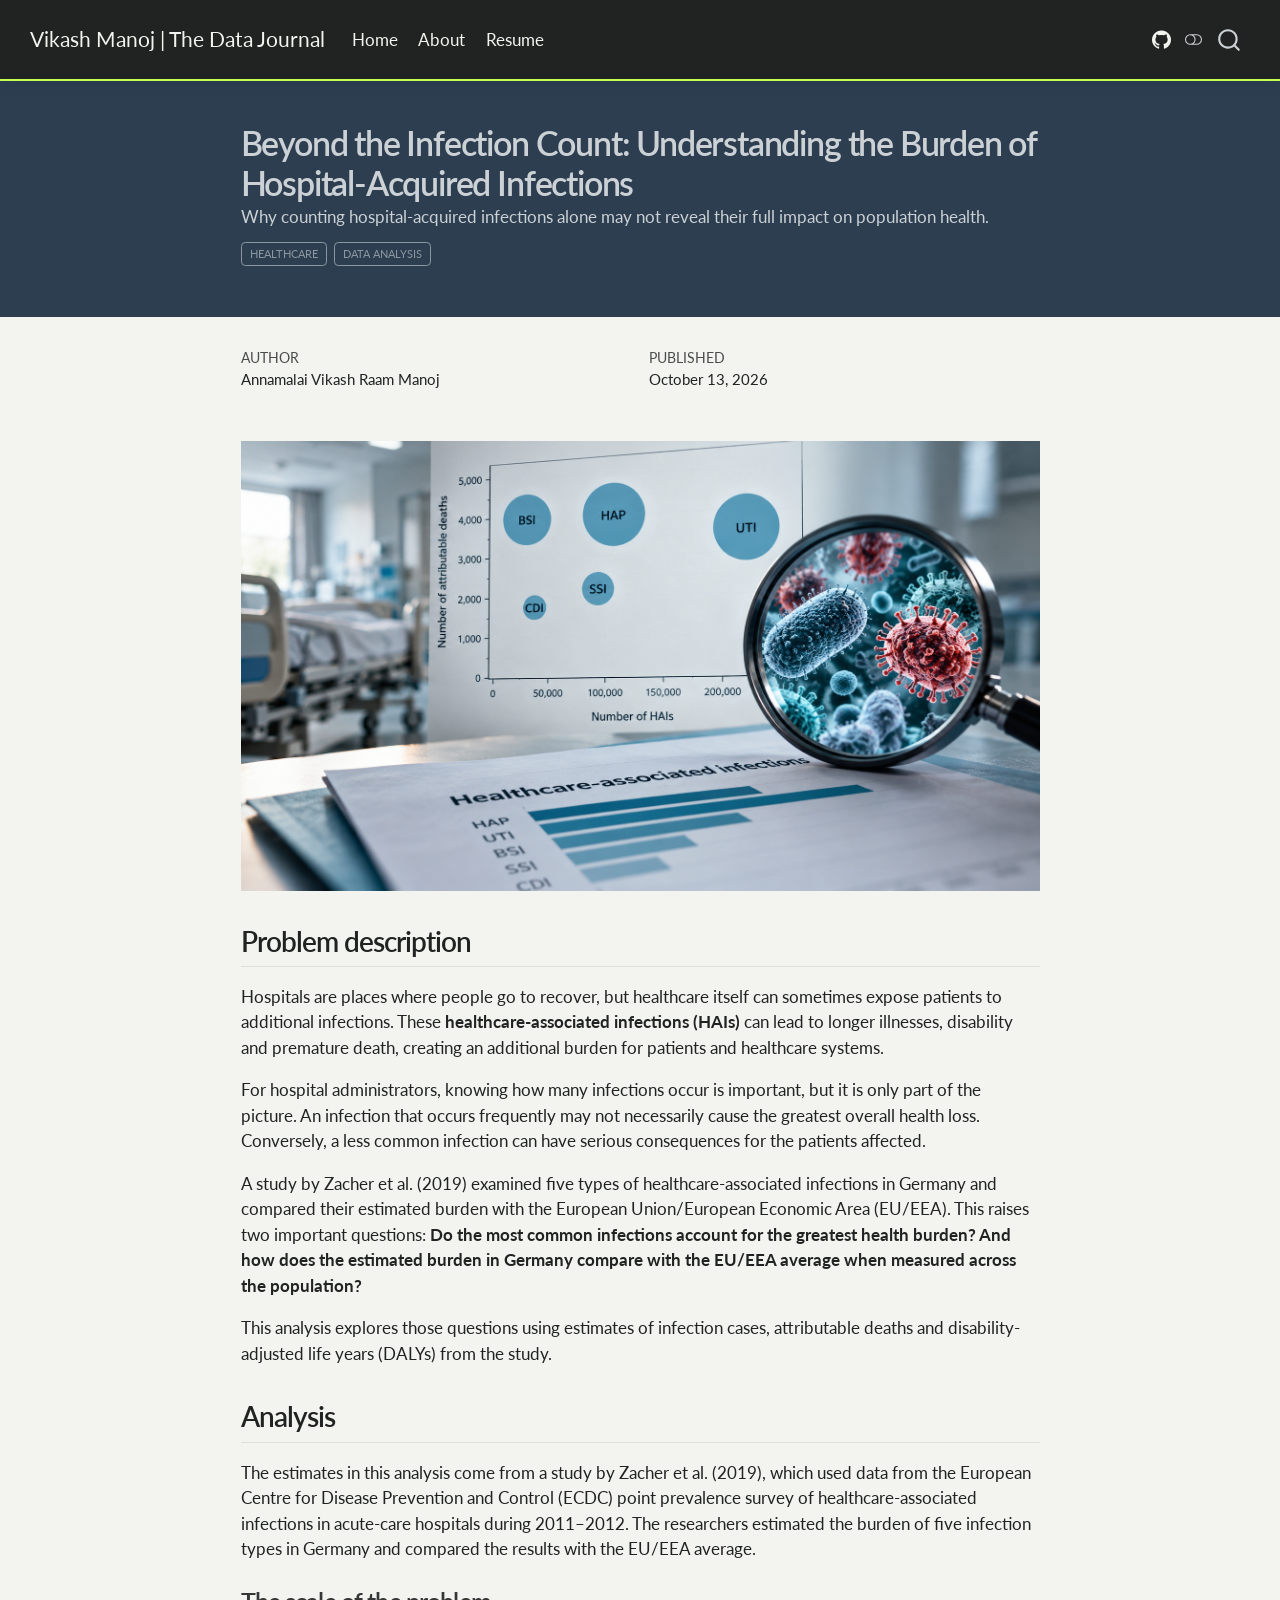
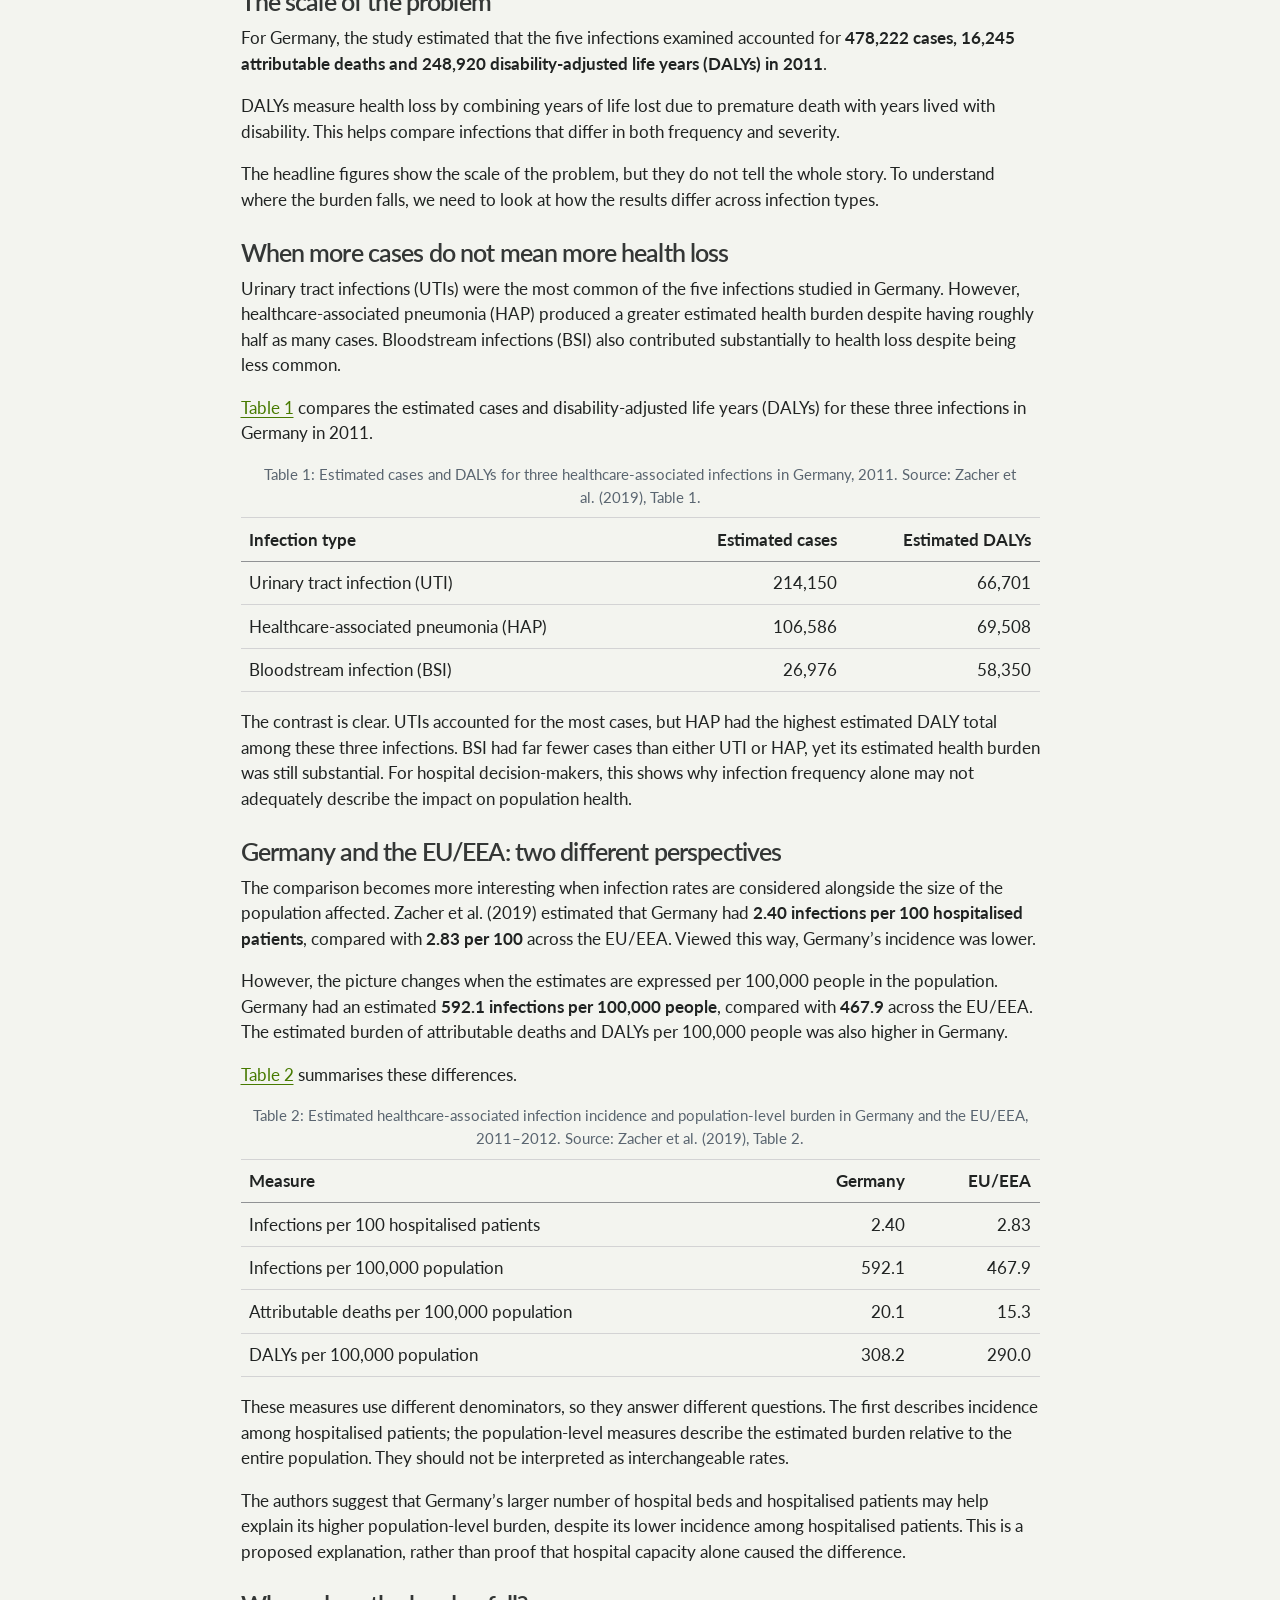
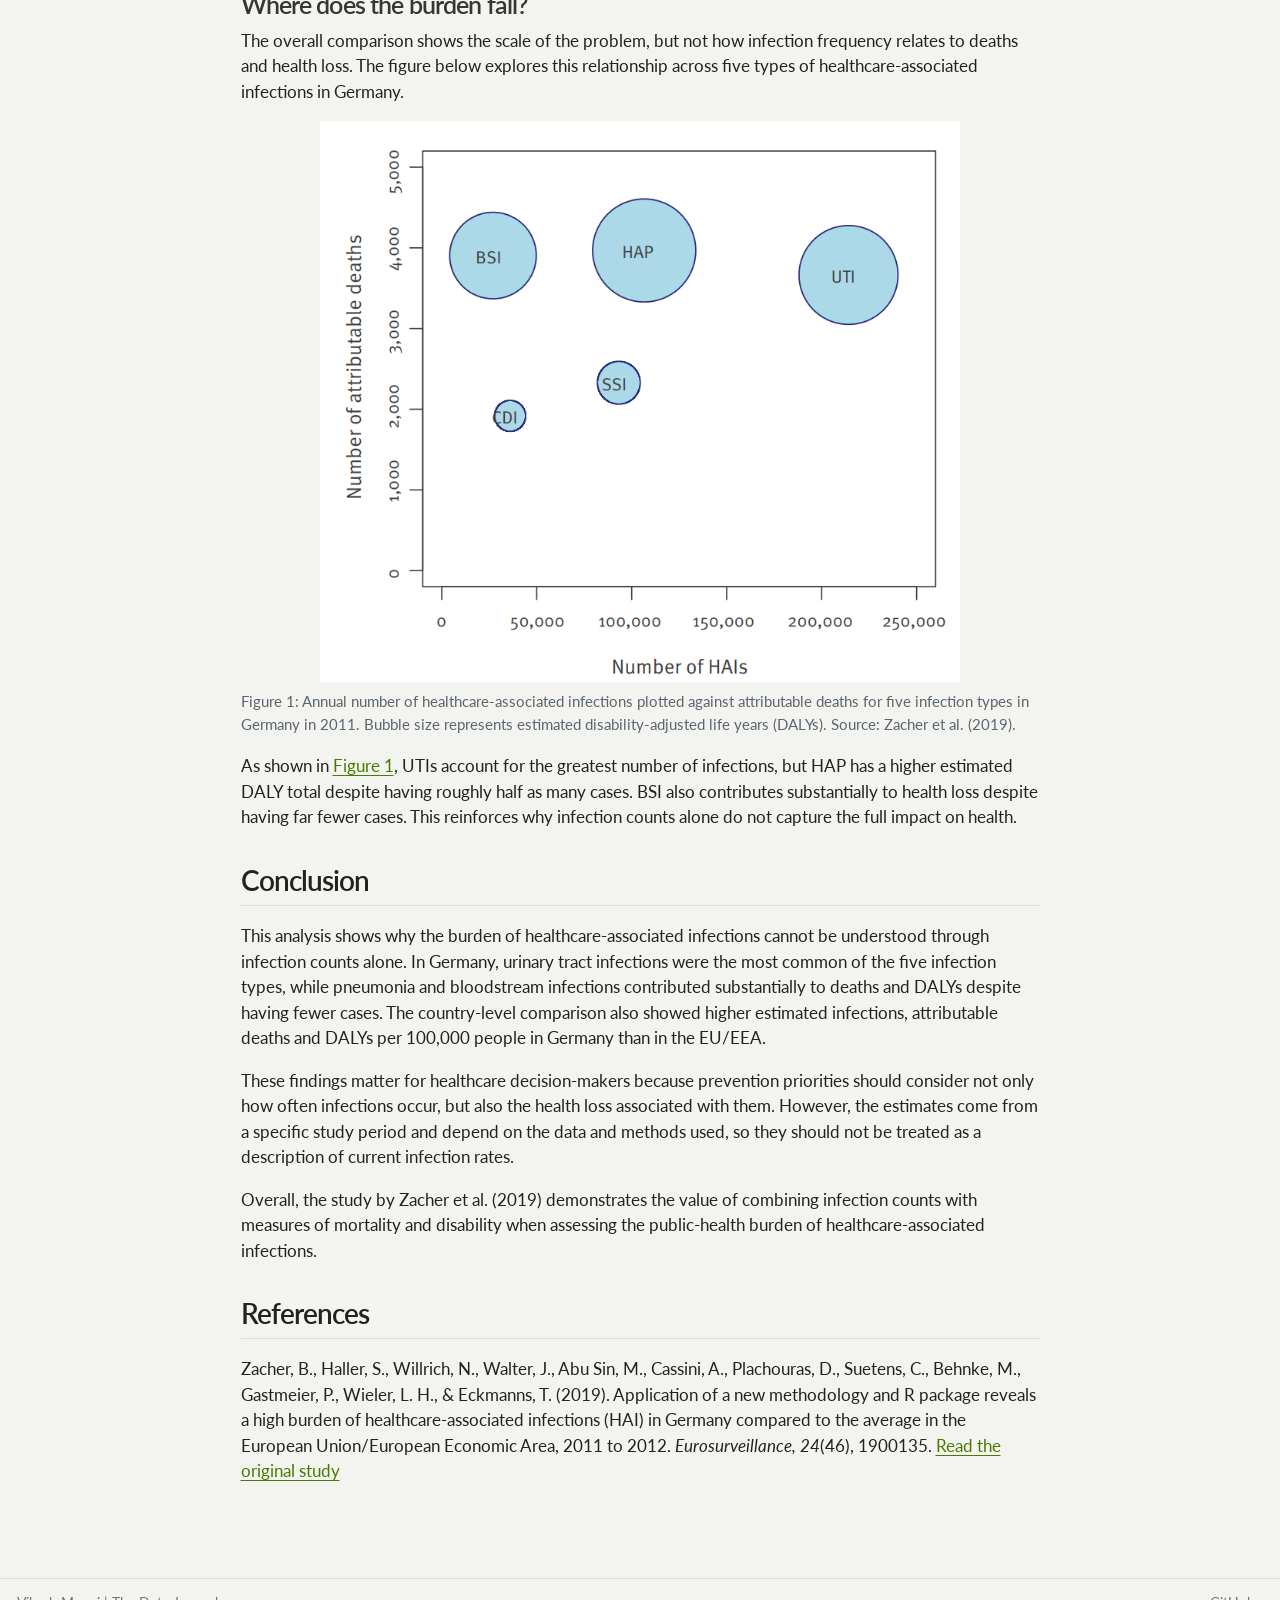
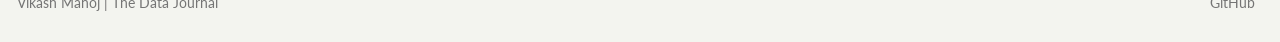
<file: posts/welcome/index.html>
<!DOCTYPE html>
<html xmlns="http://www.w3.org/1999/xhtml" lang="en" xml:lang="en"><head>

<meta charset="utf-8">
<meta name="generator" content="quarto-1.9.35">

<meta name="viewport" content="width=device-width, initial-scale=1.0, user-scalable=yes">

<meta name="author" content="Annamalai Vikash Raam Manoj">
<meta name="dcterms.date" content="2026-10-13">
<meta name="description" content="Why counting hospital-acquired infections alone may not reveal their full impact on population health.">

<title>Beyond the Infection Count: Understanding the Burden of Hospital-Acquired Infections – Vikash Manoj | The Data Journal</title>
<style>
/* Default styles provided by pandoc.
** See https://pandoc.org/MANUAL.html#variables-for-html for config info.
*/
code{white-space: pre-wrap;}
span.smallcaps{font-variant: small-caps;}
div.columns{display: flex; gap: min(4vw, 1.5em);}
div.column{flex: auto; overflow-x: auto;}
div.hanging-indent{margin-left: 1.5em; text-indent: -1.5em;}
ul.task-list{list-style: none;}
ul.task-list li input[type="checkbox"] {
  width: 0.8em;
  margin: 0 0.8em 0.2em -1em; /* quarto-specific, see https://github.com/quarto-dev/quarto-cli/issues/4556 */ 
  vertical-align: middle;
}
</style>


<script src="../../site_libs/quarto-nav/quarto-nav.js"></script>
<script src="../../site_libs/quarto-nav/headroom.min.js"></script>
<script src="../../site_libs/clipboard/clipboard.min.js"></script>
<script src="../../site_libs/quarto-search/autocomplete.umd.js"></script>
<script src="../../site_libs/quarto-search/fuse.min.js"></script>
<script src="../../site_libs/quarto-search/quarto-search.js"></script>
<meta name="quarto:offset" content="../../">
<script src="../../site_libs/quarto-html/quarto.js" type="module"></script>
<script src="../../site_libs/quarto-html/tabsets/tabsets.js" type="module"></script>
<script src="../../site_libs/quarto-html/popper.min.js"></script>
<script src="../../site_libs/quarto-html/tippy.umd.min.js"></script>
<script src="../../site_libs/quarto-html/anchor.min.js"></script>
<link href="../../site_libs/quarto-html/tippy.css" rel="stylesheet">
<link href="../../site_libs/quarto-html/quarto-syntax-highlighting-46f66b053e56abd73bb6e954d61a315b.css" rel="stylesheet" class="quarto-color-scheme" id="quarto-text-highlighting-styles">
<link href="../../site_libs/quarto-html/quarto-syntax-highlighting-dark-22b4aaf4c2978829df3684e8f2c068db.css" rel="stylesheet" class="quarto-color-scheme quarto-color-alternate" id="quarto-text-highlighting-styles">
<link href="../../site_libs/quarto-html/quarto-syntax-highlighting-46f66b053e56abd73bb6e954d61a315b.css" rel="stylesheet" class="quarto-color-scheme-extra" id="quarto-text-highlighting-styles">
<script src="../../site_libs/bootstrap/bootstrap.min.js"></script>
<link href="../../site_libs/bootstrap/bootstrap-icons.css" rel="stylesheet">
<link href="../../site_libs/bootstrap/bootstrap-6b423f165eeea3787de40cb4f8e821c3.min.css" rel="stylesheet" append-hash="true" class="quarto-color-scheme" id="quarto-bootstrap" data-mode="light">
<link href="../../site_libs/bootstrap/bootstrap-dark-e8964db687007ca8dd88d9d9ce58e3ef.min.css" rel="stylesheet" append-hash="true" class="quarto-color-scheme quarto-color-alternate" id="quarto-bootstrap" data-mode="dark">
<link href="../../site_libs/bootstrap/bootstrap-6b423f165eeea3787de40cb4f8e821c3.min.css" rel="stylesheet" append-hash="true" class="quarto-color-scheme-extra" id="quarto-bootstrap" data-mode="light">
<script id="quarto-search-options" type="application/json">{
  "location": "navbar",
  "copy-button": false,
  "collapse-after": 3,
  "panel-placement": "end",
  "type": "overlay",
  "limit": 50,
  "keyboard-shortcut": [
    "f",
    "/",
    "s"
  ],
  "show-item-context": false,
  "language": {
    "search-no-results-text": "No results",
    "search-matching-documents-text": "matching documents",
    "search-copy-link-title": "Copy link to search",
    "search-hide-matches-text": "Hide additional matches",
    "search-more-match-text": "more match in this document",
    "search-more-matches-text": "more matches in this document",
    "search-clear-button-title": "Clear",
    "search-text-placeholder": "",
    "search-detached-cancel-button-title": "Cancel",
    "search-submit-button-title": "Submit",
    "search-label": "Search"
  }
}</script>
<style>html{ scroll-behavior: smooth; }</style>


<link rel="stylesheet" href="../../styles.css">
</head>

<body class="nav-fixed fullcontent quarto-light"><script id="quarto-html-before-body" type="application/javascript">
    const toggleBodyColorMode = (bsSheetEl) => {
      const mode = bsSheetEl.getAttribute("data-mode");
      const bodyEl = window.document.querySelector("body");
      if (mode === "dark") {
        bodyEl.classList.add("quarto-dark");
        bodyEl.classList.remove("quarto-light");
      } else {
        bodyEl.classList.add("quarto-light");
        bodyEl.classList.remove("quarto-dark");
      }
    }
    const toggleBodyColorPrimary = () => {
      const bsSheetEl = window.document.querySelector("link#quarto-bootstrap:not([rel=disabled-stylesheet])");
      if (bsSheetEl) {
        toggleBodyColorMode(bsSheetEl);
      }
    }
    const setColorSchemeToggle = (alternate) => {
      const toggles = window.document.querySelectorAll('.quarto-color-scheme-toggle');
      for (let i=0; i < toggles.length; i++) {
        const toggle = toggles[i];
        if (toggle) {
          if (alternate) {
            toggle.classList.add("alternate");
          } else {
            toggle.classList.remove("alternate");
          }
        }
      }
    };
    const toggleColorMode = (alternate) => {
      // Switch the stylesheets
      const primaryStylesheets = window.document.querySelectorAll('link.quarto-color-scheme:not(.quarto-color-alternate)');
      const alternateStylesheets = window.document.querySelectorAll('link.quarto-color-scheme.quarto-color-alternate');
      manageTransitions('#quarto-margin-sidebar .nav-link', false);
      if (alternate) {
        // note: dark is layered on light, we don't disable primary!
        enableStylesheet(alternateStylesheets);
        for (const sheetNode of alternateStylesheets) {
          if (sheetNode.id === "quarto-bootstrap") {
            toggleBodyColorMode(sheetNode);
          }
        }
      } else {
        disableStylesheet(alternateStylesheets);
        enableStylesheet(primaryStylesheets)
        toggleBodyColorPrimary();
      }
      manageTransitions('#quarto-margin-sidebar .nav-link', true);
      // Switch the toggles
      setColorSchemeToggle(alternate)
      // Hack to workaround the fact that safari doesn't
      // properly recolor the scrollbar when toggling (#1455)
      if (navigator.userAgent.indexOf('Safari') > 0 && navigator.userAgent.indexOf('Chrome') == -1) {
        manageTransitions("body", false);
        window.scrollTo(0, 1);
        setTimeout(() => {
          window.scrollTo(0, 0);
          manageTransitions("body", true);
        }, 40);
      }
    }
    const disableStylesheet = (stylesheets) => {
      for (let i=0; i < stylesheets.length; i++) {
        const stylesheet = stylesheets[i];
        stylesheet.rel = 'disabled-stylesheet';
      }
    }
    const enableStylesheet = (stylesheets) => {
      for (let i=0; i < stylesheets.length; i++) {
        const stylesheet = stylesheets[i];
        if(stylesheet.rel !== 'stylesheet') { // for Chrome, which will still FOUC without this check
          stylesheet.rel = 'stylesheet';
        }
      }
    }
    const manageTransitions = (selector, allowTransitions) => {
      const els = window.document.querySelectorAll(selector);
      for (let i=0; i < els.length; i++) {
        const el = els[i];
        if (allowTransitions) {
          el.classList.remove('notransition');
        } else {
          el.classList.add('notransition');
        }
      }
    }
    const isFileUrl = () => {
      return window.location.protocol === 'file:';
    }
    const hasAlternateSentinel = () => {
      let styleSentinel = getColorSchemeSentinel();
      if (styleSentinel !== null) {
        return styleSentinel === "alternate";
      } else {
        return false;
      }
    }
    const setStyleSentinel = (alternate) => {
      const value = alternate ? "alternate" : "default";
      if (!isFileUrl()) {
        window.localStorage.setItem("quarto-color-scheme", value);
      } else {
        localAlternateSentinel = value;
      }
    }
    const getColorSchemeSentinel = () => {
      if (!isFileUrl()) {
        const storageValue = window.localStorage.getItem("quarto-color-scheme");
        return storageValue != null ? storageValue : localAlternateSentinel;
      } else {
        return localAlternateSentinel;
      }
    }
    const toggleGiscusIfUsed = (isAlternate, darkModeDefault) => {
      const baseTheme = document.querySelector('#giscus-base-theme')?.value ?? 'light';
      const alternateTheme = document.querySelector('#giscus-alt-theme')?.value ?? 'dark';
      let newTheme = '';
      if(authorPrefersDark) {
        newTheme = isAlternate ? baseTheme : alternateTheme;
      } else {
        newTheme = isAlternate ? alternateTheme : baseTheme;
      }
      const changeGiscusTheme = () => {
        // From: https://github.com/giscus/giscus/issues/336
        const sendMessage = (message) => {
          const iframe = document.querySelector('iframe.giscus-frame');
          if (!iframe) return;
          iframe.contentWindow.postMessage({ giscus: message }, 'https://giscus.app');
        }
        sendMessage({
          setConfig: {
            theme: newTheme
          }
        });
      }
      const isGiscussLoaded = window.document.querySelector('iframe.giscus-frame') !== null;
      if (isGiscussLoaded) {
        changeGiscusTheme();
      }
    };
    const authorPrefersDark = false;
    const darkModeDefault = authorPrefersDark;
      document.querySelector('link#quarto-text-highlighting-styles.quarto-color-scheme-extra').rel = 'disabled-stylesheet';
      document.querySelector('link#quarto-bootstrap.quarto-color-scheme-extra').rel = 'disabled-stylesheet';
    let localAlternateSentinel = darkModeDefault ? 'alternate' : 'default';
    // Dark / light mode switch
    window.quartoToggleColorScheme = () => {
      // Read the current dark / light value
      let toAlternate = !hasAlternateSentinel();
      toggleColorMode(toAlternate);
      setStyleSentinel(toAlternate);
      toggleGiscusIfUsed(toAlternate, darkModeDefault);
      window.dispatchEvent(new Event('resize'));
    };
    // Switch to dark mode if need be
    if (hasAlternateSentinel()) {
      toggleColorMode(true);
    } else {
      toggleColorMode(false);
    }
  </script>

<div id="quarto-search-results"></div>
  <header id="quarto-header" class="headroom fixed-top quarto-banner">
    <nav class="navbar navbar-expand-lg " data-bs-theme="dark">
      <div class="navbar-container container-fluid">
      <div class="navbar-brand-container mx-auto">
    <a class="navbar-brand" href="../../index.html">
    <span class="navbar-title">Vikash Manoj | The Data Journal</span>
    </a>
  </div>
            <div id="quarto-search" class="" title="Search"></div>
          <button class="navbar-toggler" type="button" data-bs-toggle="collapse" data-bs-target="#navbarCollapse" aria-controls="navbarCollapse" role="menu" aria-expanded="false" aria-label="Toggle navigation" onclick="if (window.quartoToggleHeadroom) { window.quartoToggleHeadroom(); }">
  <span class="navbar-toggler-icon"></span>
</button>
          <div class="collapse navbar-collapse" id="navbarCollapse">
            <ul class="navbar-nav navbar-nav-scroll me-auto">
  <li class="nav-item">
    <a class="nav-link" href="../../index.html"> 
<span class="menu-text">Home</span></a>
  </li>  
  <li class="nav-item">
    <a class="nav-link" href="../../about.html"> 
<span class="menu-text">About</span></a>
  </li>  
  <li class="nav-item">
    <a class="nav-link" href="../../resume.html"> 
<span class="menu-text">Resume</span></a>
  </li>  
</ul>
            <ul class="navbar-nav navbar-nav-scroll ms-auto">
  <li class="nav-item compact">
    <a class="nav-link" href="https://github.com/vikywayne"> <i class="bi bi-github" role="img" aria-label="GitHub profile">
</i> 
<span class="menu-text"></span></a>
  </li>  
</ul>
          </div> <!-- /navcollapse -->
            <div class="quarto-navbar-tools">
  <a href="" class="quarto-color-scheme-toggle quarto-navigation-tool  px-1" onclick="window.quartoToggleColorScheme(); return false;" title="Toggle dark mode"><i class="bi"></i></a>
</div>
      </div> <!-- /container-fluid -->
    </nav>
</header>
<!-- content -->
<header id="title-block-header" class="quarto-title-block default page-columns page-full">
  <div class="quarto-title-banner page-columns page-full">
    <div class="quarto-title column-body">
      <h1 class="title">Beyond the Infection Count: Understanding the Burden of Hospital-Acquired Infections</h1>
                  <div>
        <div class="description">
          Why counting hospital-acquired infections alone may not reveal their full impact on population health.
        </div>
      </div>
                          <div class="quarto-categories">
                <div class="quarto-category">Healthcare</div>
                <div class="quarto-category">Data Analysis</div>
              </div>
                  </div>
  </div>
    
  
  <div class="quarto-title-meta">

      <div>
      <div class="quarto-title-meta-heading">Author</div>
      <div class="quarto-title-meta-contents">
               <p>Annamalai Vikash Raam Manoj </p>
            </div>
    </div>
      
      <div>
      <div class="quarto-title-meta-heading">Published</div>
      <div class="quarto-title-meta-contents">
        <p class="date">October 13, 2026</p>
      </div>
    </div>
    
      
    </div>
    
  
  </header><div id="quarto-content" class="quarto-container page-columns page-rows-contents page-layout-article page-navbar">
<!-- sidebar -->
<!-- margin-sidebar -->
    
<!-- main -->
<main class="content quarto-banner-title-block" id="quarto-document-content">






<p><img src="hai_tn.png" class="img-fluid"></p>
<section id="problem-description" class="level2">
<h2 class="anchored" data-anchor-id="problem-description">Problem description</h2>
<p>Hospitals are places where people go to recover, but healthcare itself can sometimes expose patients to additional infections. These <strong>healthcare-associated infections (HAIs)</strong> can lead to longer illnesses, disability and premature death, creating an additional burden for patients and healthcare systems.</p>
<p>For hospital administrators, knowing how many infections occur is important, but it is only part of the picture. An infection that occurs frequently may not necessarily cause the greatest overall health loss. Conversely, a less common infection can have serious consequences for the patients affected.</p>
<p>A study by Zacher et al.&nbsp;(2019) examined five types of healthcare-associated infections in Germany and compared their estimated burden with the European Union/European Economic Area (EU/EEA). This raises two important questions: <strong>Do the most common infections account for the greatest health burden? And how does the estimated burden in Germany compare with the EU/EEA average when measured across the population?</strong></p>
<p>This analysis explores those questions using estimates of infection cases, attributable deaths and disability-adjusted life years (DALYs) from the study.</p>
</section>
<section id="analysis" class="level2">
<h2 class="anchored" data-anchor-id="analysis">Analysis</h2>
<p>The estimates in this analysis come from a study by Zacher et al.&nbsp;(2019), which used data from the European Centre for Disease Prevention and Control (ECDC) point prevalence survey of healthcare-associated infections in acute-care hospitals during 2011–2012. The researchers estimated the burden of five infection types in Germany and compared the results with the EU/EEA average.</p>
<section id="the-scale-of-the-problem" class="level3">
<h3 class="anchored" data-anchor-id="the-scale-of-the-problem">The scale of the problem</h3>
<p>For Germany, the study estimated that the five infections examined accounted for <strong>478,222 cases, 16,245 attributable deaths and 248,920 disability-adjusted life years (DALYs) in 2011</strong>.</p>
<p>DALYs measure health loss by combining years of life lost due to premature death with years lived with disability. This helps compare infections that differ in both frequency and severity.</p>
<p>The headline figures show the scale of the problem, but they do not tell the whole story. To understand where the burden falls, we need to look at how the results differ across infection types.</p>
</section>
<section id="when-more-cases-do-not-mean-more-health-loss" class="level3">
<h3 class="anchored" data-anchor-id="when-more-cases-do-not-mean-more-health-loss">When more cases do not mean more health loss</h3>
<p>Urinary tract infections (UTIs) were the most common of the five infections studied in Germany. However, healthcare-associated pneumonia (HAP) produced a greater estimated health burden despite having roughly half as many cases. Bloodstream infections (BSI) also contributed substantially to health loss despite being less common.</p>
<p><a href="#tbl-hai-burden" class="quarto-xref">Table&nbsp;1</a> compares the estimated cases and disability-adjusted life years (DALYs) for these three infections in Germany in 2011.</p>
<div id="tbl-hai-burden" class="quarto-float quarto-figure quarto-figure-center anchored">
<figure class="quarto-float quarto-float-tbl figure">
<figcaption class="quarto-float-caption-top quarto-float-caption quarto-float-tbl" id="tbl-hai-burden-caption-0ceaefa1-69ba-4598-a22c-09a6ac19f8ca">
Table&nbsp;1: Estimated cases and DALYs for three healthcare-associated infections in Germany, 2011. Source: Zacher et al.&nbsp;(2019), Table 1.
</figcaption>
<div aria-describedby="tbl-hai-burden-caption-0ceaefa1-69ba-4598-a22c-09a6ac19f8ca">
<table class="caption-top table">
<thead>
<tr class="header">
<th style="text-align: left;">Infection type</th>
<th style="text-align: right;">Estimated cases</th>
<th style="text-align: right;">Estimated DALYs</th>
</tr>
</thead>
<tbody>
<tr class="odd">
<td style="text-align: left;">Urinary tract infection (UTI)</td>
<td style="text-align: right;">214,150</td>
<td style="text-align: right;">66,701</td>
</tr>
<tr class="even">
<td style="text-align: left;">Healthcare-associated pneumonia (HAP)</td>
<td style="text-align: right;">106,586</td>
<td style="text-align: right;">69,508</td>
</tr>
<tr class="odd">
<td style="text-align: left;">Bloodstream infection (BSI)</td>
<td style="text-align: right;">26,976</td>
<td style="text-align: right;">58,350</td>
</tr>
</tbody>
</table>
</div>
</figure>
</div>
<p>The contrast is clear. UTIs accounted for the most cases, but HAP had the highest estimated DALY total among these three infections. BSI had far fewer cases than either UTI or HAP, yet its estimated health burden was still substantial. For hospital decision-makers, this shows why infection frequency alone may not adequately describe the impact on population health.</p>
</section>
<section id="germany-and-the-eueea-two-different-perspectives" class="level3">
<h3 class="anchored" data-anchor-id="germany-and-the-eueea-two-different-perspectives">Germany and the EU/EEA: two different perspectives</h3>
<p>The comparison becomes more interesting when infection rates are considered alongside the size of the population affected. Zacher et al.&nbsp;(2019) estimated that Germany had <strong>2.40 infections per 100 hospitalised patients</strong>, compared with <strong>2.83 per 100</strong> across the EU/EEA. Viewed this way, Germany’s incidence was lower.</p>
<p>However, the picture changes when the estimates are expressed per 100,000 people in the population. Germany had an estimated <strong>592.1 infections per 100,000 people</strong>, compared with <strong>467.9</strong> across the EU/EEA. The estimated burden of attributable deaths and DALYs per 100,000 people was also higher in Germany.</p>
<p><a href="#tbl-country-comparison" class="quarto-xref">Table&nbsp;2</a> summarises these differences.</p>
<div id="tbl-country-comparison" class="quarto-float quarto-figure quarto-figure-center anchored">
<figure class="quarto-float quarto-float-tbl figure">
<figcaption class="quarto-float-caption-top quarto-float-caption quarto-float-tbl" id="tbl-country-comparison-caption-0ceaefa1-69ba-4598-a22c-09a6ac19f8ca">
Table&nbsp;2: Estimated healthcare-associated infection incidence and population-level burden in Germany and the EU/EEA, 2011–2012. Source: Zacher et al.&nbsp;(2019), Table 2.
</figcaption>
<div aria-describedby="tbl-country-comparison-caption-0ceaefa1-69ba-4598-a22c-09a6ac19f8ca">
<table class="caption-top table">
<thead>
<tr class="header">
<th style="text-align: left;">Measure</th>
<th style="text-align: right;">Germany</th>
<th style="text-align: right;">EU/EEA</th>
</tr>
</thead>
<tbody>
<tr class="odd">
<td style="text-align: left;">Infections per 100 hospitalised patients</td>
<td style="text-align: right;">2.40</td>
<td style="text-align: right;">2.83</td>
</tr>
<tr class="even">
<td style="text-align: left;">Infections per 100,000 population</td>
<td style="text-align: right;">592.1</td>
<td style="text-align: right;">467.9</td>
</tr>
<tr class="odd">
<td style="text-align: left;">Attributable deaths per 100,000 population</td>
<td style="text-align: right;">20.1</td>
<td style="text-align: right;">15.3</td>
</tr>
<tr class="even">
<td style="text-align: left;">DALYs per 100,000 population</td>
<td style="text-align: right;">308.2</td>
<td style="text-align: right;">290.0</td>
</tr>
</tbody>
</table>
</div>
</figure>
</div>
<p>These measures use different denominators, so they answer different questions. The first describes incidence among hospitalised patients; the population-level measures describe the estimated burden relative to the entire population. They should not be interpreted as interchangeable rates.</p>
<p>The authors suggest that Germany’s larger number of hospital beds and hospitalised patients may help explain its higher population-level burden, despite its lower incidence among hospitalised patients. This is a proposed explanation, rather than proof that hospital capacity alone caused the difference.</p>
</section>
<section id="where-does-the-burden-fall" class="level3">
<h3 class="anchored" data-anchor-id="where-does-the-burden-fall">Where does the burden fall?</h3>
<p>The overall comparison shows the scale of the problem, but not how infection frequency relates to deaths and health loss. The figure below explores this relationship across five types of healthcare-associated infections in Germany.</p>
<div id="fig-hai-burden" class="quarto-float quarto-figure quarto-figure-center anchored">
<figure class="quarto-float quarto-float-fig figure">
<div aria-describedby="fig-hai-burden-caption-0ceaefa1-69ba-4598-a22c-09a6ac19f8ca">
<img src="hai_b.png" class="img-fluid figure-img" style="width:80.0%">
</div>
<figcaption class="quarto-float-caption-bottom quarto-float-caption quarto-float-fig" id="fig-hai-burden-caption-0ceaefa1-69ba-4598-a22c-09a6ac19f8ca">
Figure&nbsp;1: Annual number of healthcare-associated infections plotted against attributable deaths for five infection types in Germany in 2011. Bubble size represents estimated disability-adjusted life years (DALYs). Source: Zacher et al.&nbsp;(2019).
</figcaption>
</figure>
</div>
<p>As shown in <a href="#fig-hai-burden" class="quarto-xref">Figure&nbsp;1</a>, UTIs account for the greatest number of infections, but HAP has a higher estimated DALY total despite having roughly half as many cases. BSI also contributes substantially to health loss despite having far fewer cases. This reinforces why infection counts alone do not capture the full impact on health.</p>
</section>
</section>
<section id="conclusion" class="level2">
<h2 class="anchored" data-anchor-id="conclusion">Conclusion</h2>
<p>This analysis shows why the burden of healthcare-associated infections cannot be understood through infection counts alone. In Germany, urinary tract infections were the most common of the five infection types, while pneumonia and bloodstream infections contributed substantially to deaths and DALYs despite having fewer cases. The country-level comparison also showed higher estimated infections, attributable deaths and DALYs per 100,000 people in Germany than in the EU/EEA.</p>
<p>These findings matter for healthcare decision-makers because prevention priorities should consider not only how often infections occur, but also the health loss associated with them. However, the estimates come from a specific study period and depend on the data and methods used, so they should not be treated as a description of current infection rates.</p>
<p>Overall, the study by Zacher et al.&nbsp;(2019) demonstrates the value of combining infection counts with measures of mortality and disability when assessing the public-health burden of healthcare-associated infections.</p>
</section>
<section id="references" class="level2">
<h2 class="anchored" data-anchor-id="references">References</h2>
<p>Zacher, B., Haller, S., Willrich, N., Walter, J., Abu Sin, M., Cassini, A., Plachouras, D., Suetens, C., Behnke, M., Gastmeier, P., Wieler, L. H., &amp; Eckmanns, T. (2019). Application of a new methodology and R package reveals a high burden of healthcare-associated infections (HAI) in Germany compared to the average in the European Union/European Economic Area, 2011 to 2012. <em>Eurosurveillance, 24</em>(46), 1900135. <a href="https://doi.org/10.2807/1560-7917.ES.2019.24.46.1900135">Read the original study</a></p>


</section>

</main> <!-- /main -->
<script id="quarto-html-after-body" type="application/javascript">
  window.document.addEventListener("DOMContentLoaded", function (event) {
    // Ensure there is a toggle, if there isn't float one in the top right
    if (window.document.querySelector('.quarto-color-scheme-toggle') === null) {
      const a = window.document.createElement('a');
      a.classList.add('top-right');
      a.classList.add('quarto-color-scheme-toggle');
      a.href = "";
      a.onclick = function() { try { window.quartoToggleColorScheme(); } catch {} return false; };
      const i = window.document.createElement("i");
      i.classList.add('bi');
      a.appendChild(i);
      window.document.body.appendChild(a);
    }
    setColorSchemeToggle(hasAlternateSentinel())
    const icon = "";
    const anchorJS = new window.AnchorJS();
    anchorJS.options = {
      placement: 'right',
      icon: icon
    };
    anchorJS.add('.anchored');
    const isCodeAnnotation = (el) => {
      for (const clz of el.classList) {
        if (clz.startsWith('code-annotation-')) {                     
          return true;
        }
      }
      return false;
    }
    const onCopySuccess = function(e) {
      // button target
      const button = e.trigger;
      // don't keep focus
      button.blur();
      // flash "checked"
      button.classList.add('code-copy-button-checked');
      var currentTitle = button.getAttribute("title");
      button.setAttribute("title", "Copied!");
      let tooltip;
      if (window.bootstrap) {
        button.setAttribute("data-bs-toggle", "tooltip");
        button.setAttribute("data-bs-placement", "left");
        button.setAttribute("data-bs-title", "Copied!");
        tooltip = new bootstrap.Tooltip(button, 
          { trigger: "manual", 
            customClass: "code-copy-button-tooltip",
            offset: [0, -8]});
        tooltip.show();    
      }
      setTimeout(function() {
        if (tooltip) {
          tooltip.hide();
          button.removeAttribute("data-bs-title");
          button.removeAttribute("data-bs-toggle");
          button.removeAttribute("data-bs-placement");
        }
        button.setAttribute("title", currentTitle);
        button.classList.remove('code-copy-button-checked');
      }, 1000);
      // clear code selection
      e.clearSelection();
    }
    const getTextToCopy = function(trigger) {
      const outerScaffold = trigger.parentElement.cloneNode(true);
      const codeEl = outerScaffold.querySelector('code');
      for (const childEl of codeEl.children) {
        if (isCodeAnnotation(childEl)) {
          childEl.remove();
        }
      }
      return codeEl.innerText;
    }
    const clipboard = new window.ClipboardJS('.code-copy-button:not([data-in-quarto-modal])', {
      text: getTextToCopy
    });
    clipboard.on('success', onCopySuccess);
    if (window.document.getElementById('quarto-embedded-source-code-modal')) {
      const clipboardModal = new window.ClipboardJS('.code-copy-button[data-in-quarto-modal]', {
        text: getTextToCopy,
        container: window.document.getElementById('quarto-embedded-source-code-modal')
      });
      clipboardModal.on('success', onCopySuccess);
    }
      var localhostRegex = new RegExp(/^(?:http|https):\/\/localhost\:?[0-9]*\//);
      var mailtoRegex = new RegExp(/^mailto:/);
        var filterRegex = new RegExp('/' + window.location.host + '/');
      var isInternal = (href) => {
          return filterRegex.test(href) || localhostRegex.test(href) || mailtoRegex.test(href);
      }
      // Inspect non-navigation links and adorn them if external
     var links = window.document.querySelectorAll('a[href]:not(.nav-link):not(.navbar-brand):not(.toc-action):not(.sidebar-link):not(.sidebar-item-toggle):not(.pagination-link):not(.no-external):not([aria-hidden]):not(.dropdown-item):not(.quarto-navigation-tool):not(.about-link)');
      for (var i=0; i<links.length; i++) {
        const link = links[i];
        if (!isInternal(link.href)) {
          // undo the damage that might have been done by quarto-nav.js in the case of
          // links that we want to consider external
          if (link.dataset.originalHref !== undefined) {
            link.href = link.dataset.originalHref;
          }
        }
      }
    function tippyHover(el, contentFn, onTriggerFn, onUntriggerFn) {
      const config = {
        allowHTML: true,
        maxWidth: 500,
        delay: 100,
        arrow: false,
        appendTo: function(el) {
            return el.parentElement;
        },
        interactive: true,
        interactiveBorder: 10,
        theme: 'quarto',
        placement: 'bottom-start',
      };
      if (contentFn) {
        config.content = contentFn;
      }
      if (onTriggerFn) {
        config.onTrigger = onTriggerFn;
      }
      if (onUntriggerFn) {
        config.onUntrigger = onUntriggerFn;
      }
      window.tippy(el, config); 
    }
    const noterefs = window.document.querySelectorAll('a[role="doc-noteref"]');
    for (var i=0; i<noterefs.length; i++) {
      const ref = noterefs[i];
      tippyHover(ref, function() {
        // use id or data attribute instead here
        let href = ref.getAttribute('data-footnote-href') || ref.getAttribute('href');
        try { href = new URL(href).hash; } catch {}
        const id = href.replace(/^#\/?/, "");
        const note = window.document.getElementById(id);
        if (note) {
          return note.innerHTML;
        } else {
          return "";
        }
      });
    }
    const xrefs = window.document.querySelectorAll('a.quarto-xref');
    const processXRef = (id, note) => {
      // Strip column container classes
      const stripColumnClz = (el) => {
        el.classList.remove("page-full", "page-columns");
        if (el.children) {
          for (const child of el.children) {
            stripColumnClz(child);
          }
        }
      }
      stripColumnClz(note)
      if (id === null || id.startsWith('sec-')) {
        // Special case sections, only their first couple elements
        const container = document.createElement("div");
        if (note.children && note.children.length > 2) {
          container.appendChild(note.children[0].cloneNode(true));
          for (let i = 1; i < note.children.length; i++) {
            const child = note.children[i];
            if (child.tagName === "P" && child.innerText === "") {
              continue;
            } else {
              container.appendChild(child.cloneNode(true));
              break;
            }
          }
          if (window.Quarto?.typesetMath) {
            window.Quarto.typesetMath(container);
          }
          return container.innerHTML
        } else {
          if (window.Quarto?.typesetMath) {
            window.Quarto.typesetMath(note);
          }
          return note.innerHTML;
        }
      } else {
        // Remove any anchor links if they are present
        const anchorLink = note.querySelector('a.anchorjs-link');
        if (anchorLink) {
          anchorLink.remove();
        }
        if (window.Quarto?.typesetMath) {
          window.Quarto.typesetMath(note);
        }
        if (note.classList.contains("callout")) {
          return note.outerHTML;
        } else {
          return note.innerHTML;
        }
      }
    }
    for (var i=0; i<xrefs.length; i++) {
      const xref = xrefs[i];
      tippyHover(xref, undefined, function(instance) {
        instance.disable();
        let url = xref.getAttribute('href');
        let hash = undefined; 
        if (url.startsWith('#')) {
          hash = url;
        } else {
          try { hash = new URL(url).hash; } catch {}
        }
        if (hash) {
          const id = hash.replace(/^#\/?/, "");
          const note = window.document.getElementById(id);
          if (note !== null) {
            try {
              const html = processXRef(id, note.cloneNode(true));
              instance.setContent(html);
            } finally {
              instance.enable();
              instance.show();
            }
          } else {
            // See if we can fetch this
            fetch(url.split('#')[0])
            .then(res => res.text())
            .then(html => {
              const parser = new DOMParser();
              const htmlDoc = parser.parseFromString(html, "text/html");
              const note = htmlDoc.getElementById(id);
              if (note !== null) {
                const html = processXRef(id, note);
                instance.setContent(html);
              } 
            }).finally(() => {
              instance.enable();
              instance.show();
            });
          }
        } else {
          // See if we can fetch a full url (with no hash to target)
          // This is a special case and we should probably do some content thinning / targeting
          fetch(url)
          .then(res => res.text())
          .then(html => {
            const parser = new DOMParser();
            const htmlDoc = parser.parseFromString(html, "text/html");
            const note = htmlDoc.querySelector('main.content');
            if (note !== null) {
              // This should only happen for chapter cross references
              // (since there is no id in the URL)
              // remove the first header
              if (note.children.length > 0 && note.children[0].tagName === "HEADER") {
                note.children[0].remove();
              }
              const html = processXRef(null, note);
              instance.setContent(html);
            } 
          }).finally(() => {
            instance.enable();
            instance.show();
          });
        }
      }, function(instance) {
      });
    }
        let selectedAnnoteEl;
        const selectorForAnnotation = ( cell, annotation) => {
          let cellAttr = 'data-code-cell="' + cell + '"';
          let lineAttr = 'data-code-annotation="' +  annotation + '"';
          const selector = 'span[' + cellAttr + '][' + lineAttr + ']';
          return selector;
        }
        const selectCodeLines = (annoteEl) => {
          const doc = window.document;
          const targetCell = annoteEl.getAttribute("data-target-cell");
          const targetAnnotation = annoteEl.getAttribute("data-target-annotation");
          const annoteSpan = window.document.querySelector(selectorForAnnotation(targetCell, targetAnnotation));
          const lines = annoteSpan.getAttribute("data-code-lines").split(",");
          const lineIds = lines.map((line) => {
            return targetCell + "-" + line;
          })
          let top = null;
          let height = null;
          let parent = null;
          if (lineIds.length > 0) {
              //compute the position of the single el (top and bottom and make a div)
              const el = window.document.getElementById(lineIds[0]);
              top = el.offsetTop;
              height = el.offsetHeight;
              parent = el.parentElement.parentElement;
            if (lineIds.length > 1) {
              const lastEl = window.document.getElementById(lineIds[lineIds.length - 1]);
              const bottom = lastEl.offsetTop + lastEl.offsetHeight;
              height = bottom - top;
            }
            if (top !== null && height !== null && parent !== null) {
              // cook up a div (if necessary) and position it 
              let div = window.document.getElementById("code-annotation-line-highlight");
              if (div === null) {
                div = window.document.createElement("div");
                div.setAttribute("id", "code-annotation-line-highlight");
                div.style.position = 'absolute';
                parent.appendChild(div);
              }
              div.style.top = top - 2 + "px";
              div.style.height = height + 4 + "px";
              div.style.left = 0;
              let gutterDiv = window.document.getElementById("code-annotation-line-highlight-gutter");
              if (gutterDiv === null) {
                gutterDiv = window.document.createElement("div");
                gutterDiv.setAttribute("id", "code-annotation-line-highlight-gutter");
                gutterDiv.style.position = 'absolute';
                const codeCell = window.document.getElementById(targetCell);
                const gutter = codeCell.querySelector('.code-annotation-gutter');
                gutter.appendChild(gutterDiv);
              }
              gutterDiv.style.top = top - 2 + "px";
              gutterDiv.style.height = height + 4 + "px";
            }
            selectedAnnoteEl = annoteEl;
          }
        };
        const unselectCodeLines = () => {
          const elementsIds = ["code-annotation-line-highlight", "code-annotation-line-highlight-gutter"];
          elementsIds.forEach((elId) => {
            const div = window.document.getElementById(elId);
            if (div) {
              div.remove();
            }
          });
          selectedAnnoteEl = undefined;
        };
          // Handle positioning of the toggle
      window.addEventListener(
        "resize",
        throttle(() => {
          elRect = undefined;
          if (selectedAnnoteEl) {
            selectCodeLines(selectedAnnoteEl);
          }
        }, 10)
      );
      function throttle(fn, ms) {
      let throttle = false;
      let timer;
        return (...args) => {
          if(!throttle) { // first call gets through
              fn.apply(this, args);
              throttle = true;
          } else { // all the others get throttled
              if(timer) clearTimeout(timer); // cancel #2
              timer = setTimeout(() => {
                fn.apply(this, args);
                timer = throttle = false;
              }, ms);
          }
        };
      }
        // Attach click handler to the DT
        const annoteDls = window.document.querySelectorAll('dt[data-target-cell]');
        for (const annoteDlNode of annoteDls) {
          annoteDlNode.addEventListener('click', (event) => {
            const clickedEl = event.target;
            if (clickedEl !== selectedAnnoteEl) {
              unselectCodeLines();
              const activeEl = window.document.querySelector('dt[data-target-cell].code-annotation-active');
              if (activeEl) {
                activeEl.classList.remove('code-annotation-active');
              }
              selectCodeLines(clickedEl);
              clickedEl.classList.add('code-annotation-active');
            } else {
              // Unselect the line
              unselectCodeLines();
              clickedEl.classList.remove('code-annotation-active');
            }
          });
        }
    const findCites = (el) => {
      const parentEl = el.parentElement;
      if (parentEl) {
        const cites = parentEl.dataset.cites;
        if (cites) {
          return {
            el,
            cites: cites.split(' ')
          };
        } else {
          return findCites(el.parentElement)
        }
      } else {
        return undefined;
      }
    };
    var bibliorefs = window.document.querySelectorAll('a[role="doc-biblioref"]');
    for (var i=0; i<bibliorefs.length; i++) {
      const ref = bibliorefs[i];
      const citeInfo = findCites(ref);
      if (citeInfo) {
        tippyHover(citeInfo.el, function() {
          var popup = window.document.createElement('div');
          citeInfo.cites.forEach(function(cite) {
            var citeDiv = window.document.createElement('div');
            citeDiv.classList.add('hanging-indent');
            citeDiv.classList.add('csl-entry');
            var biblioDiv = window.document.getElementById('ref-' + cite);
            if (biblioDiv) {
              citeDiv.innerHTML = biblioDiv.innerHTML;
            }
            popup.appendChild(citeDiv);
          });
          return popup.innerHTML;
        });
      }
    }
  });
  </script>
</div> <!-- /content -->
<footer class="footer">
  <div class="nav-footer">
    <div class="nav-footer-left">
<p>Vikash Manoj | The Data Journal</p>
</div>   
    <div class="nav-footer-center">
      &nbsp;
    </div>
    <div class="nav-footer-right">
      <ul class="footer-items list-unstyled">
    <li class="nav-item">
    <a class="nav-link" href="https://github.com/vikywayne">
<p>GitHub</p>
</a>
  </li>  
</ul>
    </div>
  </div>
</footer>




<script src="../../site_libs/quarto-html/zenscroll-min.js"></script>
</body></html>
</file>
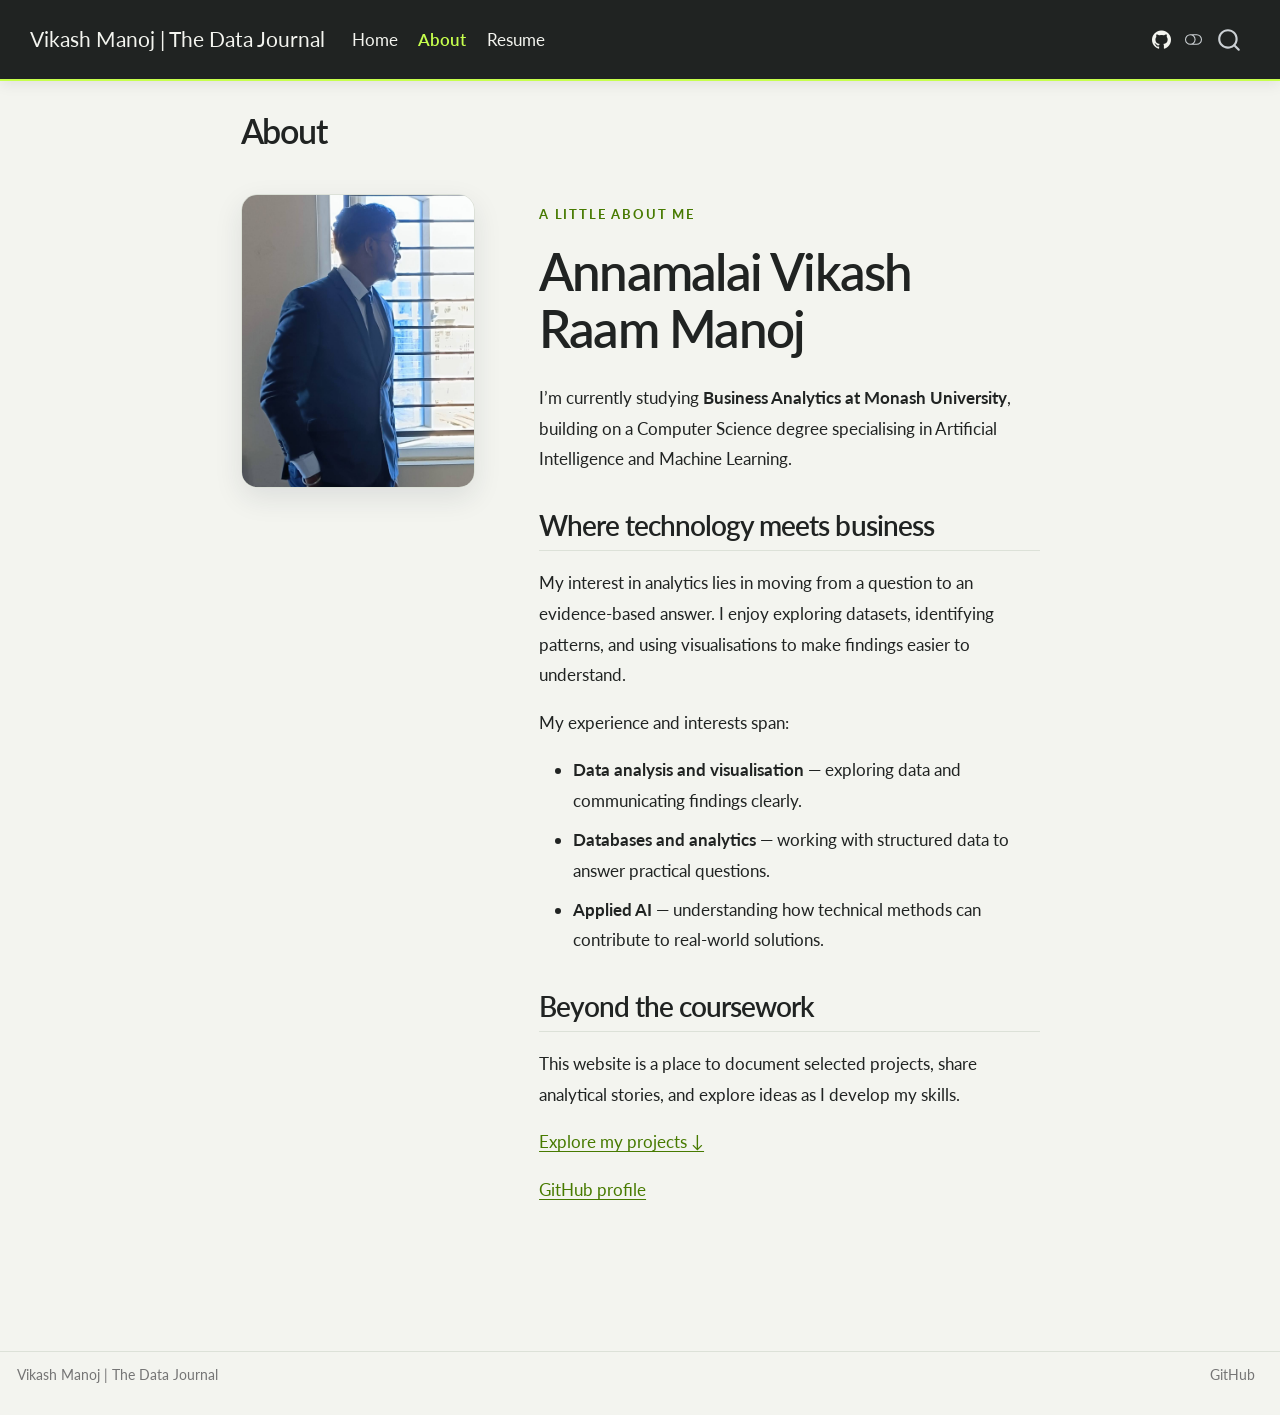
<file: about.html>
<!DOCTYPE html>
<html xmlns="http://www.w3.org/1999/xhtml" lang="en" xml:lang="en"><head>

<meta charset="utf-8">
<meta name="generator" content="quarto-1.9.35">

<meta name="viewport" content="width=device-width, initial-scale=1.0, user-scalable=yes">


<title>About – Vikash Manoj | The Data Journal</title>
<style>
/* Default styles provided by pandoc.
** See https://pandoc.org/MANUAL.html#variables-for-html for config info.
*/
code{white-space: pre-wrap;}
span.smallcaps{font-variant: small-caps;}
div.columns{display: flex; gap: min(4vw, 1.5em);}
div.column{flex: auto; overflow-x: auto;}
div.hanging-indent{margin-left: 1.5em; text-indent: -1.5em;}
ul.task-list{list-style: none;}
ul.task-list li input[type="checkbox"] {
  width: 0.8em;
  margin: 0 0.8em 0.2em -1em; /* quarto-specific, see https://github.com/quarto-dev/quarto-cli/issues/4556 */ 
  vertical-align: middle;
}
</style>


<script src="site_libs/quarto-nav/quarto-nav.js"></script>
<script src="site_libs/quarto-nav/headroom.min.js"></script>
<script src="site_libs/clipboard/clipboard.min.js"></script>
<script src="site_libs/quarto-search/autocomplete.umd.js"></script>
<script src="site_libs/quarto-search/fuse.min.js"></script>
<script src="site_libs/quarto-search/quarto-search.js"></script>
<meta name="quarto:offset" content="./">
<script src="site_libs/quarto-html/quarto.js" type="module"></script>
<script src="site_libs/quarto-html/tabsets/tabsets.js" type="module"></script>
<script src="site_libs/quarto-html/popper.min.js"></script>
<script src="site_libs/quarto-html/tippy.umd.min.js"></script>
<script src="site_libs/quarto-html/anchor.min.js"></script>
<link href="site_libs/quarto-html/tippy.css" rel="stylesheet">
<link href="site_libs/quarto-html/quarto-syntax-highlighting-46f66b053e56abd73bb6e954d61a315b.css" rel="stylesheet" class="quarto-color-scheme" id="quarto-text-highlighting-styles">
<link href="site_libs/quarto-html/quarto-syntax-highlighting-dark-22b4aaf4c2978829df3684e8f2c068db.css" rel="stylesheet" class="quarto-color-scheme quarto-color-alternate" id="quarto-text-highlighting-styles">
<link href="site_libs/quarto-html/quarto-syntax-highlighting-46f66b053e56abd73bb6e954d61a315b.css" rel="stylesheet" class="quarto-color-scheme-extra" id="quarto-text-highlighting-styles">
<script src="site_libs/bootstrap/bootstrap.min.js"></script>
<link href="site_libs/bootstrap/bootstrap-icons.css" rel="stylesheet">
<link href="site_libs/bootstrap/bootstrap-6b423f165eeea3787de40cb4f8e821c3.min.css" rel="stylesheet" append-hash="true" class="quarto-color-scheme" id="quarto-bootstrap" data-mode="light">
<link href="site_libs/bootstrap/bootstrap-dark-e8964db687007ca8dd88d9d9ce58e3ef.min.css" rel="stylesheet" append-hash="true" class="quarto-color-scheme quarto-color-alternate" id="quarto-bootstrap" data-mode="dark">
<link href="site_libs/bootstrap/bootstrap-6b423f165eeea3787de40cb4f8e821c3.min.css" rel="stylesheet" append-hash="true" class="quarto-color-scheme-extra" id="quarto-bootstrap" data-mode="light">
<script id="quarto-search-options" type="application/json">{
  "location": "navbar",
  "copy-button": false,
  "collapse-after": 3,
  "panel-placement": "end",
  "type": "overlay",
  "limit": 50,
  "keyboard-shortcut": [
    "f",
    "/",
    "s"
  ],
  "show-item-context": false,
  "language": {
    "search-no-results-text": "No results",
    "search-matching-documents-text": "matching documents",
    "search-copy-link-title": "Copy link to search",
    "search-hide-matches-text": "Hide additional matches",
    "search-more-match-text": "more match in this document",
    "search-more-matches-text": "more matches in this document",
    "search-clear-button-title": "Clear",
    "search-text-placeholder": "",
    "search-detached-cancel-button-title": "Cancel",
    "search-submit-button-title": "Submit",
    "search-label": "Search"
  }
}</script>
<style>html{ scroll-behavior: smooth; }</style>


<link rel="stylesheet" href="styles.css">
</head>

<body class="nav-fixed fullcontent quarto-light"><script id="quarto-html-before-body" type="application/javascript">
    const toggleBodyColorMode = (bsSheetEl) => {
      const mode = bsSheetEl.getAttribute("data-mode");
      const bodyEl = window.document.querySelector("body");
      if (mode === "dark") {
        bodyEl.classList.add("quarto-dark");
        bodyEl.classList.remove("quarto-light");
      } else {
        bodyEl.classList.add("quarto-light");
        bodyEl.classList.remove("quarto-dark");
      }
    }
    const toggleBodyColorPrimary = () => {
      const bsSheetEl = window.document.querySelector("link#quarto-bootstrap:not([rel=disabled-stylesheet])");
      if (bsSheetEl) {
        toggleBodyColorMode(bsSheetEl);
      }
    }
    const setColorSchemeToggle = (alternate) => {
      const toggles = window.document.querySelectorAll('.quarto-color-scheme-toggle');
      for (let i=0; i < toggles.length; i++) {
        const toggle = toggles[i];
        if (toggle) {
          if (alternate) {
            toggle.classList.add("alternate");
          } else {
            toggle.classList.remove("alternate");
          }
        }
      }
    };
    const toggleColorMode = (alternate) => {
      // Switch the stylesheets
      const primaryStylesheets = window.document.querySelectorAll('link.quarto-color-scheme:not(.quarto-color-alternate)');
      const alternateStylesheets = window.document.querySelectorAll('link.quarto-color-scheme.quarto-color-alternate');
      manageTransitions('#quarto-margin-sidebar .nav-link', false);
      if (alternate) {
        // note: dark is layered on light, we don't disable primary!
        enableStylesheet(alternateStylesheets);
        for (const sheetNode of alternateStylesheets) {
          if (sheetNode.id === "quarto-bootstrap") {
            toggleBodyColorMode(sheetNode);
          }
        }
      } else {
        disableStylesheet(alternateStylesheets);
        enableStylesheet(primaryStylesheets)
        toggleBodyColorPrimary();
      }
      manageTransitions('#quarto-margin-sidebar .nav-link', true);
      // Switch the toggles
      setColorSchemeToggle(alternate)
      // Hack to workaround the fact that safari doesn't
      // properly recolor the scrollbar when toggling (#1455)
      if (navigator.userAgent.indexOf('Safari') > 0 && navigator.userAgent.indexOf('Chrome') == -1) {
        manageTransitions("body", false);
        window.scrollTo(0, 1);
        setTimeout(() => {
          window.scrollTo(0, 0);
          manageTransitions("body", true);
        }, 40);
      }
    }
    const disableStylesheet = (stylesheets) => {
      for (let i=0; i < stylesheets.length; i++) {
        const stylesheet = stylesheets[i];
        stylesheet.rel = 'disabled-stylesheet';
      }
    }
    const enableStylesheet = (stylesheets) => {
      for (let i=0; i < stylesheets.length; i++) {
        const stylesheet = stylesheets[i];
        if(stylesheet.rel !== 'stylesheet') { // for Chrome, which will still FOUC without this check
          stylesheet.rel = 'stylesheet';
        }
      }
    }
    const manageTransitions = (selector, allowTransitions) => {
      const els = window.document.querySelectorAll(selector);
      for (let i=0; i < els.length; i++) {
        const el = els[i];
        if (allowTransitions) {
          el.classList.remove('notransition');
        } else {
          el.classList.add('notransition');
        }
      }
    }
    const isFileUrl = () => {
      return window.location.protocol === 'file:';
    }
    const hasAlternateSentinel = () => {
      let styleSentinel = getColorSchemeSentinel();
      if (styleSentinel !== null) {
        return styleSentinel === "alternate";
      } else {
        return false;
      }
    }
    const setStyleSentinel = (alternate) => {
      const value = alternate ? "alternate" : "default";
      if (!isFileUrl()) {
        window.localStorage.setItem("quarto-color-scheme", value);
      } else {
        localAlternateSentinel = value;
      }
    }
    const getColorSchemeSentinel = () => {
      if (!isFileUrl()) {
        const storageValue = window.localStorage.getItem("quarto-color-scheme");
        return storageValue != null ? storageValue : localAlternateSentinel;
      } else {
        return localAlternateSentinel;
      }
    }
    const toggleGiscusIfUsed = (isAlternate, darkModeDefault) => {
      const baseTheme = document.querySelector('#giscus-base-theme')?.value ?? 'light';
      const alternateTheme = document.querySelector('#giscus-alt-theme')?.value ?? 'dark';
      let newTheme = '';
      if(authorPrefersDark) {
        newTheme = isAlternate ? baseTheme : alternateTheme;
      } else {
        newTheme = isAlternate ? alternateTheme : baseTheme;
      }
      const changeGiscusTheme = () => {
        // From: https://github.com/giscus/giscus/issues/336
        const sendMessage = (message) => {
          const iframe = document.querySelector('iframe.giscus-frame');
          if (!iframe) return;
          iframe.contentWindow.postMessage({ giscus: message }, 'https://giscus.app');
        }
        sendMessage({
          setConfig: {
            theme: newTheme
          }
        });
      }
      const isGiscussLoaded = window.document.querySelector('iframe.giscus-frame') !== null;
      if (isGiscussLoaded) {
        changeGiscusTheme();
      }
    };
    const authorPrefersDark = false;
    const darkModeDefault = authorPrefersDark;
      document.querySelector('link#quarto-text-highlighting-styles.quarto-color-scheme-extra').rel = 'disabled-stylesheet';
      document.querySelector('link#quarto-bootstrap.quarto-color-scheme-extra').rel = 'disabled-stylesheet';
    let localAlternateSentinel = darkModeDefault ? 'alternate' : 'default';
    // Dark / light mode switch
    window.quartoToggleColorScheme = () => {
      // Read the current dark / light value
      let toAlternate = !hasAlternateSentinel();
      toggleColorMode(toAlternate);
      setStyleSentinel(toAlternate);
      toggleGiscusIfUsed(toAlternate, darkModeDefault);
      window.dispatchEvent(new Event('resize'));
    };
    // Switch to dark mode if need be
    if (hasAlternateSentinel()) {
      toggleColorMode(true);
    } else {
      toggleColorMode(false);
    }
  </script>

<div id="quarto-search-results"></div>
  <header id="quarto-header" class="headroom fixed-top">
    <nav class="navbar navbar-expand-lg " data-bs-theme="dark">
      <div class="navbar-container container-fluid">
      <div class="navbar-brand-container mx-auto">
    <a class="navbar-brand" href="./index.html">
    <span class="navbar-title">Vikash Manoj | The Data Journal</span>
    </a>
  </div>
            <div id="quarto-search" class="" title="Search"></div>
          <button class="navbar-toggler" type="button" data-bs-toggle="collapse" data-bs-target="#navbarCollapse" aria-controls="navbarCollapse" role="menu" aria-expanded="false" aria-label="Toggle navigation" onclick="if (window.quartoToggleHeadroom) { window.quartoToggleHeadroom(); }">
  <span class="navbar-toggler-icon"></span>
</button>
          <div class="collapse navbar-collapse" id="navbarCollapse">
            <ul class="navbar-nav navbar-nav-scroll me-auto">
  <li class="nav-item">
    <a class="nav-link" href="./index.html"> 
<span class="menu-text">Home</span></a>
  </li>  
  <li class="nav-item">
    <a class="nav-link active" href="./about.html" aria-current="page"> 
<span class="menu-text">About</span></a>
  </li>  
  <li class="nav-item">
    <a class="nav-link" href="./resume.html"> 
<span class="menu-text">Resume</span></a>
  </li>  
</ul>
            <ul class="navbar-nav navbar-nav-scroll ms-auto">
  <li class="nav-item compact">
    <a class="nav-link" href="https://github.com/vikywayne"> <i class="bi bi-github" role="img" aria-label="GitHub profile">
</i> 
<span class="menu-text"></span></a>
  </li>  
</ul>
          </div> <!-- /navcollapse -->
            <div class="quarto-navbar-tools">
  <a href="" class="quarto-color-scheme-toggle quarto-navigation-tool  px-1" onclick="window.quartoToggleColorScheme(); return false;" title="Toggle dark mode"><i class="bi"></i></a>
</div>
      </div> <!-- /container-fluid -->
    </nav>
</header>
<!-- content -->
<div id="quarto-content" class="quarto-container page-columns page-rows-contents page-layout-article page-navbar">
<!-- sidebar -->
<!-- margin-sidebar -->
    
<!-- main -->
<main class="content" id="quarto-document-content">


<header id="title-block-header" class="quarto-title-block default">
<div class="quarto-title">
<h1 class="title">About</h1>
</div>



<div class="quarto-title-meta">

    
  
    
  </div>
  


</header>


<div class="about-layout">
<div class="about-photo">
<p><img src="pfp1.jpeg" class="img-fluid" alt="Portrait photograph"></p>
</div>
<div class="about-content">
<p><span class="about-kicker">A LITTLE ABOUT ME</span></p>
<section id="annamalai-vikash-raam-manoj" class="level1">
<h1>Annamalai Vikash Raam Manoj</h1>
<p>I’m currently studying <strong>Business Analytics at Monash University</strong>, building on a Computer Science degree specialising in Artificial Intelligence and Machine Learning.</p>
<section id="where-technology-meets-business" class="level2">
<h2 class="anchored" data-anchor-id="where-technology-meets-business">Where technology meets business</h2>
<p>My interest in analytics lies in moving from a question to an evidence-based answer. I enjoy exploring datasets, identifying patterns, and using visualisations to make findings easier to understand.</p>
<p>My experience and interests span:</p>
<ul>
<li><strong>Data analysis and visualisation</strong> — exploring data and communicating findings clearly.</li>
<li><strong>Databases and analytics</strong> — working with structured data to answer practical questions.</li>
<li><strong>Applied AI</strong> — understanding how technical methods can contribute to real-world solutions.</li>
</ul>
</section>
<section id="beyond-the-coursework" class="level2">
<h2 class="anchored" data-anchor-id="beyond-the-coursework">Beyond the coursework</h2>
<p>This website is a place to document selected projects, share analytical stories, and explore ideas as I develop my skills.</p>
<p><a href="./index.html">Explore my projects ↓</a></p>
<p><a href="https://github.com/vikywayne">GitHub profile</a></p>
</section>
</section>
</div>
</div>



</main> <!-- /main -->
<script id="quarto-html-after-body" type="application/javascript">
  window.document.addEventListener("DOMContentLoaded", function (event) {
    // Ensure there is a toggle, if there isn't float one in the top right
    if (window.document.querySelector('.quarto-color-scheme-toggle') === null) {
      const a = window.document.createElement('a');
      a.classList.add('top-right');
      a.classList.add('quarto-color-scheme-toggle');
      a.href = "";
      a.onclick = function() { try { window.quartoToggleColorScheme(); } catch {} return false; };
      const i = window.document.createElement("i");
      i.classList.add('bi');
      a.appendChild(i);
      window.document.body.appendChild(a);
    }
    setColorSchemeToggle(hasAlternateSentinel())
    const icon = "";
    const anchorJS = new window.AnchorJS();
    anchorJS.options = {
      placement: 'right',
      icon: icon
    };
    anchorJS.add('.anchored');
    const isCodeAnnotation = (el) => {
      for (const clz of el.classList) {
        if (clz.startsWith('code-annotation-')) {                     
          return true;
        }
      }
      return false;
    }
    const onCopySuccess = function(e) {
      // button target
      const button = e.trigger;
      // don't keep focus
      button.blur();
      // flash "checked"
      button.classList.add('code-copy-button-checked');
      var currentTitle = button.getAttribute("title");
      button.setAttribute("title", "Copied!");
      let tooltip;
      if (window.bootstrap) {
        button.setAttribute("data-bs-toggle", "tooltip");
        button.setAttribute("data-bs-placement", "left");
        button.setAttribute("data-bs-title", "Copied!");
        tooltip = new bootstrap.Tooltip(button, 
          { trigger: "manual", 
            customClass: "code-copy-button-tooltip",
            offset: [0, -8]});
        tooltip.show();    
      }
      setTimeout(function() {
        if (tooltip) {
          tooltip.hide();
          button.removeAttribute("data-bs-title");
          button.removeAttribute("data-bs-toggle");
          button.removeAttribute("data-bs-placement");
        }
        button.setAttribute("title", currentTitle);
        button.classList.remove('code-copy-button-checked');
      }, 1000);
      // clear code selection
      e.clearSelection();
    }
    const getTextToCopy = function(trigger) {
      const outerScaffold = trigger.parentElement.cloneNode(true);
      const codeEl = outerScaffold.querySelector('code');
      for (const childEl of codeEl.children) {
        if (isCodeAnnotation(childEl)) {
          childEl.remove();
        }
      }
      return codeEl.innerText;
    }
    const clipboard = new window.ClipboardJS('.code-copy-button:not([data-in-quarto-modal])', {
      text: getTextToCopy
    });
    clipboard.on('success', onCopySuccess);
    if (window.document.getElementById('quarto-embedded-source-code-modal')) {
      const clipboardModal = new window.ClipboardJS('.code-copy-button[data-in-quarto-modal]', {
        text: getTextToCopy,
        container: window.document.getElementById('quarto-embedded-source-code-modal')
      });
      clipboardModal.on('success', onCopySuccess);
    }
      var localhostRegex = new RegExp(/^(?:http|https):\/\/localhost\:?[0-9]*\//);
      var mailtoRegex = new RegExp(/^mailto:/);
        var filterRegex = new RegExp('/' + window.location.host + '/');
      var isInternal = (href) => {
          return filterRegex.test(href) || localhostRegex.test(href) || mailtoRegex.test(href);
      }
      // Inspect non-navigation links and adorn them if external
     var links = window.document.querySelectorAll('a[href]:not(.nav-link):not(.navbar-brand):not(.toc-action):not(.sidebar-link):not(.sidebar-item-toggle):not(.pagination-link):not(.no-external):not([aria-hidden]):not(.dropdown-item):not(.quarto-navigation-tool):not(.about-link)');
      for (var i=0; i<links.length; i++) {
        const link = links[i];
        if (!isInternal(link.href)) {
          // undo the damage that might have been done by quarto-nav.js in the case of
          // links that we want to consider external
          if (link.dataset.originalHref !== undefined) {
            link.href = link.dataset.originalHref;
          }
        }
      }
    function tippyHover(el, contentFn, onTriggerFn, onUntriggerFn) {
      const config = {
        allowHTML: true,
        maxWidth: 500,
        delay: 100,
        arrow: false,
        appendTo: function(el) {
            return el.parentElement;
        },
        interactive: true,
        interactiveBorder: 10,
        theme: 'quarto',
        placement: 'bottom-start',
      };
      if (contentFn) {
        config.content = contentFn;
      }
      if (onTriggerFn) {
        config.onTrigger = onTriggerFn;
      }
      if (onUntriggerFn) {
        config.onUntrigger = onUntriggerFn;
      }
      window.tippy(el, config); 
    }
    const noterefs = window.document.querySelectorAll('a[role="doc-noteref"]');
    for (var i=0; i<noterefs.length; i++) {
      const ref = noterefs[i];
      tippyHover(ref, function() {
        // use id or data attribute instead here
        let href = ref.getAttribute('data-footnote-href') || ref.getAttribute('href');
        try { href = new URL(href).hash; } catch {}
        const id = href.replace(/^#\/?/, "");
        const note = window.document.getElementById(id);
        if (note) {
          return note.innerHTML;
        } else {
          return "";
        }
      });
    }
    const xrefs = window.document.querySelectorAll('a.quarto-xref');
    const processXRef = (id, note) => {
      // Strip column container classes
      const stripColumnClz = (el) => {
        el.classList.remove("page-full", "page-columns");
        if (el.children) {
          for (const child of el.children) {
            stripColumnClz(child);
          }
        }
      }
      stripColumnClz(note)
      if (id === null || id.startsWith('sec-')) {
        // Special case sections, only their first couple elements
        const container = document.createElement("div");
        if (note.children && note.children.length > 2) {
          container.appendChild(note.children[0].cloneNode(true));
          for (let i = 1; i < note.children.length; i++) {
            const child = note.children[i];
            if (child.tagName === "P" && child.innerText === "") {
              continue;
            } else {
              container.appendChild(child.cloneNode(true));
              break;
            }
          }
          if (window.Quarto?.typesetMath) {
            window.Quarto.typesetMath(container);
          }
          return container.innerHTML
        } else {
          if (window.Quarto?.typesetMath) {
            window.Quarto.typesetMath(note);
          }
          return note.innerHTML;
        }
      } else {
        // Remove any anchor links if they are present
        const anchorLink = note.querySelector('a.anchorjs-link');
        if (anchorLink) {
          anchorLink.remove();
        }
        if (window.Quarto?.typesetMath) {
          window.Quarto.typesetMath(note);
        }
        if (note.classList.contains("callout")) {
          return note.outerHTML;
        } else {
          return note.innerHTML;
        }
      }
    }
    for (var i=0; i<xrefs.length; i++) {
      const xref = xrefs[i];
      tippyHover(xref, undefined, function(instance) {
        instance.disable();
        let url = xref.getAttribute('href');
        let hash = undefined; 
        if (url.startsWith('#')) {
          hash = url;
        } else {
          try { hash = new URL(url).hash; } catch {}
        }
        if (hash) {
          const id = hash.replace(/^#\/?/, "");
          const note = window.document.getElementById(id);
          if (note !== null) {
            try {
              const html = processXRef(id, note.cloneNode(true));
              instance.setContent(html);
            } finally {
              instance.enable();
              instance.show();
            }
          } else {
            // See if we can fetch this
            fetch(url.split('#')[0])
            .then(res => res.text())
            .then(html => {
              const parser = new DOMParser();
              const htmlDoc = parser.parseFromString(html, "text/html");
              const note = htmlDoc.getElementById(id);
              if (note !== null) {
                const html = processXRef(id, note);
                instance.setContent(html);
              } 
            }).finally(() => {
              instance.enable();
              instance.show();
            });
          }
        } else {
          // See if we can fetch a full url (with no hash to target)
          // This is a special case and we should probably do some content thinning / targeting
          fetch(url)
          .then(res => res.text())
          .then(html => {
            const parser = new DOMParser();
            const htmlDoc = parser.parseFromString(html, "text/html");
            const note = htmlDoc.querySelector('main.content');
            if (note !== null) {
              // This should only happen for chapter cross references
              // (since there is no id in the URL)
              // remove the first header
              if (note.children.length > 0 && note.children[0].tagName === "HEADER") {
                note.children[0].remove();
              }
              const html = processXRef(null, note);
              instance.setContent(html);
            } 
          }).finally(() => {
            instance.enable();
            instance.show();
          });
        }
      }, function(instance) {
      });
    }
        let selectedAnnoteEl;
        const selectorForAnnotation = ( cell, annotation) => {
          let cellAttr = 'data-code-cell="' + cell + '"';
          let lineAttr = 'data-code-annotation="' +  annotation + '"';
          const selector = 'span[' + cellAttr + '][' + lineAttr + ']';
          return selector;
        }
        const selectCodeLines = (annoteEl) => {
          const doc = window.document;
          const targetCell = annoteEl.getAttribute("data-target-cell");
          const targetAnnotation = annoteEl.getAttribute("data-target-annotation");
          const annoteSpan = window.document.querySelector(selectorForAnnotation(targetCell, targetAnnotation));
          const lines = annoteSpan.getAttribute("data-code-lines").split(",");
          const lineIds = lines.map((line) => {
            return targetCell + "-" + line;
          })
          let top = null;
          let height = null;
          let parent = null;
          if (lineIds.length > 0) {
              //compute the position of the single el (top and bottom and make a div)
              const el = window.document.getElementById(lineIds[0]);
              top = el.offsetTop;
              height = el.offsetHeight;
              parent = el.parentElement.parentElement;
            if (lineIds.length > 1) {
              const lastEl = window.document.getElementById(lineIds[lineIds.length - 1]);
              const bottom = lastEl.offsetTop + lastEl.offsetHeight;
              height = bottom - top;
            }
            if (top !== null && height !== null && parent !== null) {
              // cook up a div (if necessary) and position it 
              let div = window.document.getElementById("code-annotation-line-highlight");
              if (div === null) {
                div = window.document.createElement("div");
                div.setAttribute("id", "code-annotation-line-highlight");
                div.style.position = 'absolute';
                parent.appendChild(div);
              }
              div.style.top = top - 2 + "px";
              div.style.height = height + 4 + "px";
              div.style.left = 0;
              let gutterDiv = window.document.getElementById("code-annotation-line-highlight-gutter");
              if (gutterDiv === null) {
                gutterDiv = window.document.createElement("div");
                gutterDiv.setAttribute("id", "code-annotation-line-highlight-gutter");
                gutterDiv.style.position = 'absolute';
                const codeCell = window.document.getElementById(targetCell);
                const gutter = codeCell.querySelector('.code-annotation-gutter');
                gutter.appendChild(gutterDiv);
              }
              gutterDiv.style.top = top - 2 + "px";
              gutterDiv.style.height = height + 4 + "px";
            }
            selectedAnnoteEl = annoteEl;
          }
        };
        const unselectCodeLines = () => {
          const elementsIds = ["code-annotation-line-highlight", "code-annotation-line-highlight-gutter"];
          elementsIds.forEach((elId) => {
            const div = window.document.getElementById(elId);
            if (div) {
              div.remove();
            }
          });
          selectedAnnoteEl = undefined;
        };
          // Handle positioning of the toggle
      window.addEventListener(
        "resize",
        throttle(() => {
          elRect = undefined;
          if (selectedAnnoteEl) {
            selectCodeLines(selectedAnnoteEl);
          }
        }, 10)
      );
      function throttle(fn, ms) {
      let throttle = false;
      let timer;
        return (...args) => {
          if(!throttle) { // first call gets through
              fn.apply(this, args);
              throttle = true;
          } else { // all the others get throttled
              if(timer) clearTimeout(timer); // cancel #2
              timer = setTimeout(() => {
                fn.apply(this, args);
                timer = throttle = false;
              }, ms);
          }
        };
      }
        // Attach click handler to the DT
        const annoteDls = window.document.querySelectorAll('dt[data-target-cell]');
        for (const annoteDlNode of annoteDls) {
          annoteDlNode.addEventListener('click', (event) => {
            const clickedEl = event.target;
            if (clickedEl !== selectedAnnoteEl) {
              unselectCodeLines();
              const activeEl = window.document.querySelector('dt[data-target-cell].code-annotation-active');
              if (activeEl) {
                activeEl.classList.remove('code-annotation-active');
              }
              selectCodeLines(clickedEl);
              clickedEl.classList.add('code-annotation-active');
            } else {
              // Unselect the line
              unselectCodeLines();
              clickedEl.classList.remove('code-annotation-active');
            }
          });
        }
    const findCites = (el) => {
      const parentEl = el.parentElement;
      if (parentEl) {
        const cites = parentEl.dataset.cites;
        if (cites) {
          return {
            el,
            cites: cites.split(' ')
          };
        } else {
          return findCites(el.parentElement)
        }
      } else {
        return undefined;
      }
    };
    var bibliorefs = window.document.querySelectorAll('a[role="doc-biblioref"]');
    for (var i=0; i<bibliorefs.length; i++) {
      const ref = bibliorefs[i];
      const citeInfo = findCites(ref);
      if (citeInfo) {
        tippyHover(citeInfo.el, function() {
          var popup = window.document.createElement('div');
          citeInfo.cites.forEach(function(cite) {
            var citeDiv = window.document.createElement('div');
            citeDiv.classList.add('hanging-indent');
            citeDiv.classList.add('csl-entry');
            var biblioDiv = window.document.getElementById('ref-' + cite);
            if (biblioDiv) {
              citeDiv.innerHTML = biblioDiv.innerHTML;
            }
            popup.appendChild(citeDiv);
          });
          return popup.innerHTML;
        });
      }
    }
  });
  </script>
</div> <!-- /content -->
<footer class="footer">
  <div class="nav-footer">
    <div class="nav-footer-left">
<p>Vikash Manoj | The Data Journal</p>
</div>   
    <div class="nav-footer-center">
      &nbsp;
    </div>
    <div class="nav-footer-right">
      <ul class="footer-items list-unstyled">
    <li class="nav-item">
    <a class="nav-link" href="https://github.com/vikywayne">
<p>GitHub</p>
</a>
  </li>  
</ul>
    </div>
  </div>
</footer>




<script src="site_libs/quarto-html/zenscroll-min.js"></script>
</body></html>
</file>
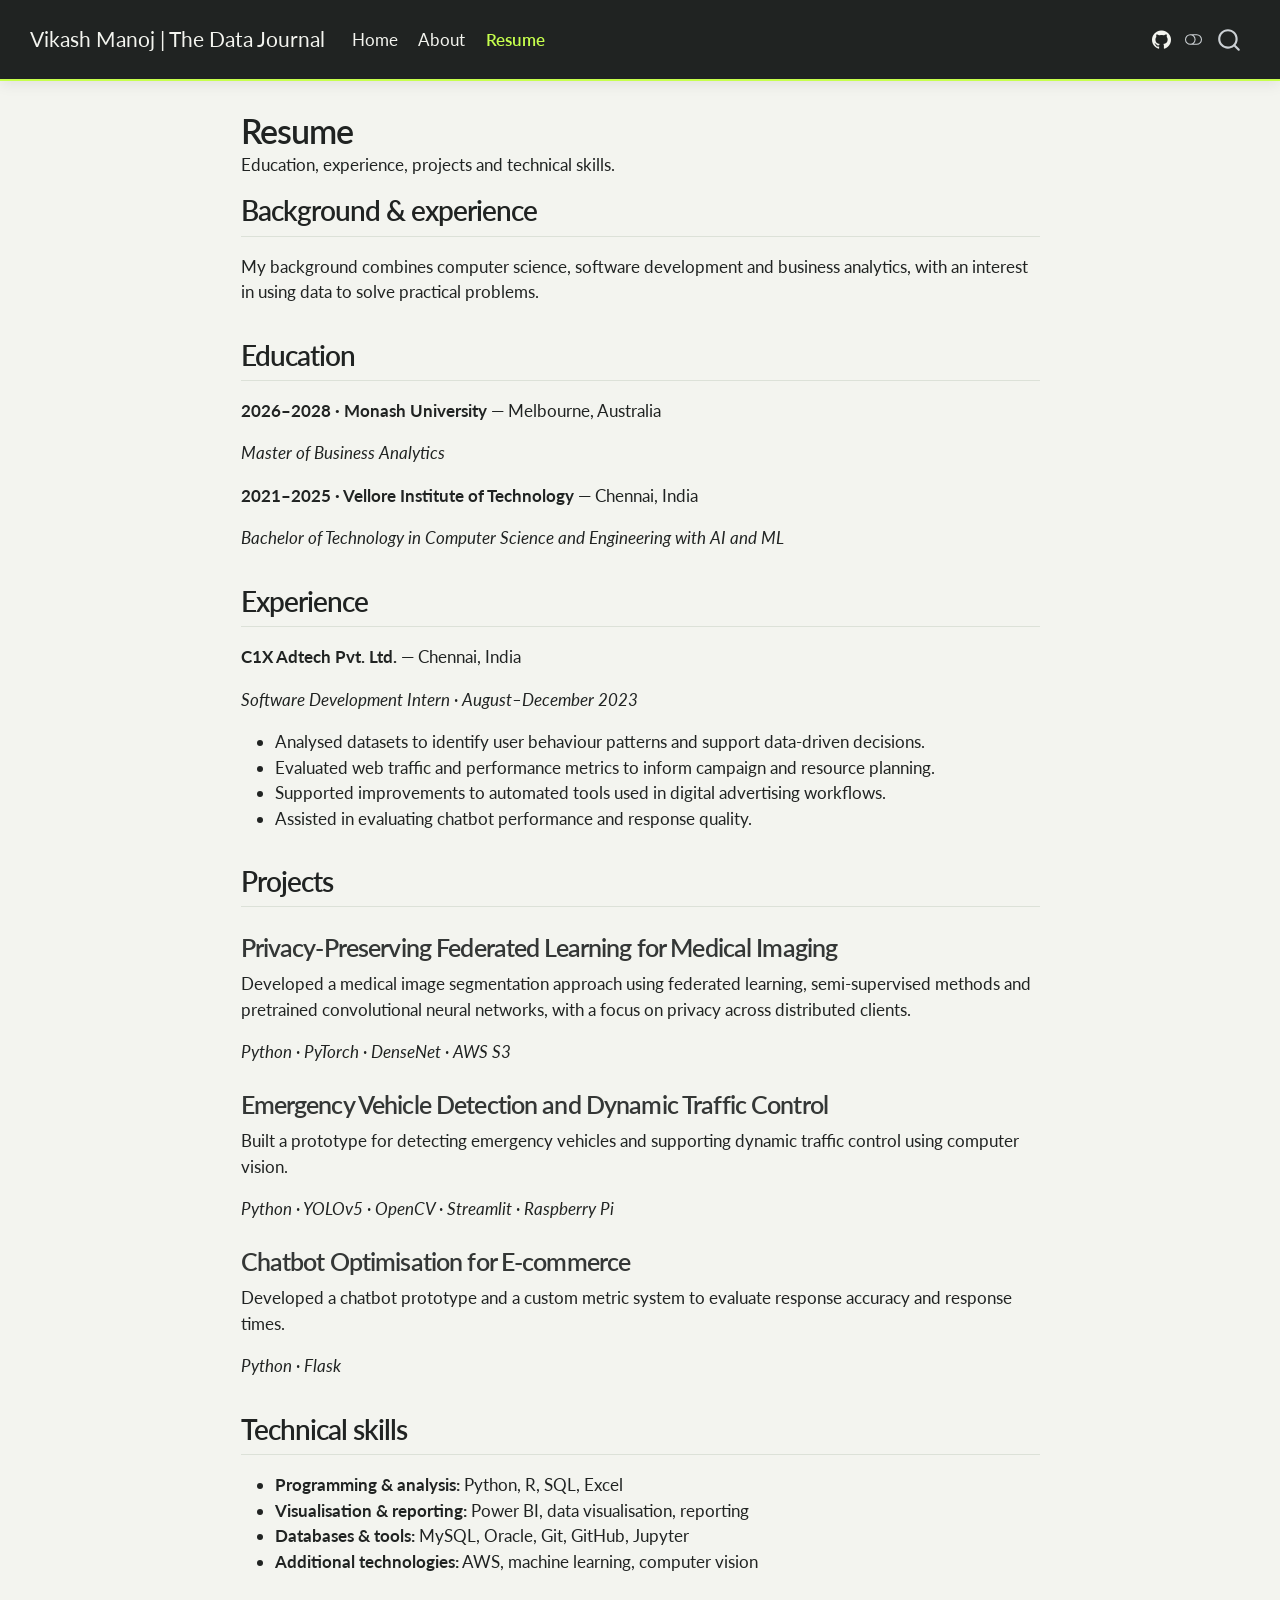
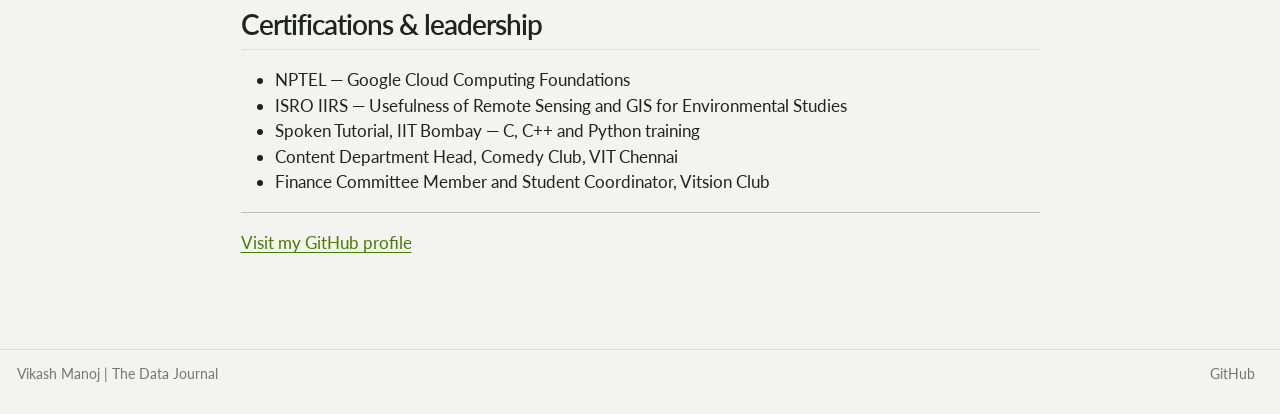
<file: resume.html>
<!DOCTYPE html>
<html xmlns="http://www.w3.org/1999/xhtml" lang="en" xml:lang="en"><head>

<meta charset="utf-8">
<meta name="generator" content="quarto-1.9.35">

<meta name="viewport" content="width=device-width, initial-scale=1.0, user-scalable=yes">

<meta name="description" content="Education, experience, projects and technical skills.">

<title>Resume – Vikash Manoj | The Data Journal</title>
<style>
/* Default styles provided by pandoc.
** See https://pandoc.org/MANUAL.html#variables-for-html for config info.
*/
code{white-space: pre-wrap;}
span.smallcaps{font-variant: small-caps;}
div.columns{display: flex; gap: min(4vw, 1.5em);}
div.column{flex: auto; overflow-x: auto;}
div.hanging-indent{margin-left: 1.5em; text-indent: -1.5em;}
ul.task-list{list-style: none;}
ul.task-list li input[type="checkbox"] {
  width: 0.8em;
  margin: 0 0.8em 0.2em -1em; /* quarto-specific, see https://github.com/quarto-dev/quarto-cli/issues/4556 */ 
  vertical-align: middle;
}
</style>


<script src="site_libs/quarto-nav/quarto-nav.js"></script>
<script src="site_libs/quarto-nav/headroom.min.js"></script>
<script src="site_libs/clipboard/clipboard.min.js"></script>
<script src="site_libs/quarto-search/autocomplete.umd.js"></script>
<script src="site_libs/quarto-search/fuse.min.js"></script>
<script src="site_libs/quarto-search/quarto-search.js"></script>
<meta name="quarto:offset" content="./">
<script src="site_libs/quarto-html/quarto.js" type="module"></script>
<script src="site_libs/quarto-html/tabsets/tabsets.js" type="module"></script>
<script src="site_libs/quarto-html/popper.min.js"></script>
<script src="site_libs/quarto-html/tippy.umd.min.js"></script>
<script src="site_libs/quarto-html/anchor.min.js"></script>
<link href="site_libs/quarto-html/tippy.css" rel="stylesheet">
<link href="site_libs/quarto-html/quarto-syntax-highlighting-46f66b053e56abd73bb6e954d61a315b.css" rel="stylesheet" class="quarto-color-scheme" id="quarto-text-highlighting-styles">
<link href="site_libs/quarto-html/quarto-syntax-highlighting-dark-22b4aaf4c2978829df3684e8f2c068db.css" rel="stylesheet" class="quarto-color-scheme quarto-color-alternate" id="quarto-text-highlighting-styles">
<link href="site_libs/quarto-html/quarto-syntax-highlighting-46f66b053e56abd73bb6e954d61a315b.css" rel="stylesheet" class="quarto-color-scheme-extra" id="quarto-text-highlighting-styles">
<script src="site_libs/bootstrap/bootstrap.min.js"></script>
<link href="site_libs/bootstrap/bootstrap-icons.css" rel="stylesheet">
<link href="site_libs/bootstrap/bootstrap-6b423f165eeea3787de40cb4f8e821c3.min.css" rel="stylesheet" append-hash="true" class="quarto-color-scheme" id="quarto-bootstrap" data-mode="light">
<link href="site_libs/bootstrap/bootstrap-dark-e8964db687007ca8dd88d9d9ce58e3ef.min.css" rel="stylesheet" append-hash="true" class="quarto-color-scheme quarto-color-alternate" id="quarto-bootstrap" data-mode="dark">
<link href="site_libs/bootstrap/bootstrap-6b423f165eeea3787de40cb4f8e821c3.min.css" rel="stylesheet" append-hash="true" class="quarto-color-scheme-extra" id="quarto-bootstrap" data-mode="light">
<script id="quarto-search-options" type="application/json">{
  "location": "navbar",
  "copy-button": false,
  "collapse-after": 3,
  "panel-placement": "end",
  "type": "overlay",
  "limit": 50,
  "keyboard-shortcut": [
    "f",
    "/",
    "s"
  ],
  "show-item-context": false,
  "language": {
    "search-no-results-text": "No results",
    "search-matching-documents-text": "matching documents",
    "search-copy-link-title": "Copy link to search",
    "search-hide-matches-text": "Hide additional matches",
    "search-more-match-text": "more match in this document",
    "search-more-matches-text": "more matches in this document",
    "search-clear-button-title": "Clear",
    "search-text-placeholder": "",
    "search-detached-cancel-button-title": "Cancel",
    "search-submit-button-title": "Submit",
    "search-label": "Search"
  }
}</script>
<style>html{ scroll-behavior: smooth; }</style>


<link rel="stylesheet" href="styles.css">
</head>

<body class="nav-fixed fullcontent quarto-light"><script id="quarto-html-before-body" type="application/javascript">
    const toggleBodyColorMode = (bsSheetEl) => {
      const mode = bsSheetEl.getAttribute("data-mode");
      const bodyEl = window.document.querySelector("body");
      if (mode === "dark") {
        bodyEl.classList.add("quarto-dark");
        bodyEl.classList.remove("quarto-light");
      } else {
        bodyEl.classList.add("quarto-light");
        bodyEl.classList.remove("quarto-dark");
      }
    }
    const toggleBodyColorPrimary = () => {
      const bsSheetEl = window.document.querySelector("link#quarto-bootstrap:not([rel=disabled-stylesheet])");
      if (bsSheetEl) {
        toggleBodyColorMode(bsSheetEl);
      }
    }
    const setColorSchemeToggle = (alternate) => {
      const toggles = window.document.querySelectorAll('.quarto-color-scheme-toggle');
      for (let i=0; i < toggles.length; i++) {
        const toggle = toggles[i];
        if (toggle) {
          if (alternate) {
            toggle.classList.add("alternate");
          } else {
            toggle.classList.remove("alternate");
          }
        }
      }
    };
    const toggleColorMode = (alternate) => {
      // Switch the stylesheets
      const primaryStylesheets = window.document.querySelectorAll('link.quarto-color-scheme:not(.quarto-color-alternate)');
      const alternateStylesheets = window.document.querySelectorAll('link.quarto-color-scheme.quarto-color-alternate');
      manageTransitions('#quarto-margin-sidebar .nav-link', false);
      if (alternate) {
        // note: dark is layered on light, we don't disable primary!
        enableStylesheet(alternateStylesheets);
        for (const sheetNode of alternateStylesheets) {
          if (sheetNode.id === "quarto-bootstrap") {
            toggleBodyColorMode(sheetNode);
          }
        }
      } else {
        disableStylesheet(alternateStylesheets);
        enableStylesheet(primaryStylesheets)
        toggleBodyColorPrimary();
      }
      manageTransitions('#quarto-margin-sidebar .nav-link', true);
      // Switch the toggles
      setColorSchemeToggle(alternate)
      // Hack to workaround the fact that safari doesn't
      // properly recolor the scrollbar when toggling (#1455)
      if (navigator.userAgent.indexOf('Safari') > 0 && navigator.userAgent.indexOf('Chrome') == -1) {
        manageTransitions("body", false);
        window.scrollTo(0, 1);
        setTimeout(() => {
          window.scrollTo(0, 0);
          manageTransitions("body", true);
        }, 40);
      }
    }
    const disableStylesheet = (stylesheets) => {
      for (let i=0; i < stylesheets.length; i++) {
        const stylesheet = stylesheets[i];
        stylesheet.rel = 'disabled-stylesheet';
      }
    }
    const enableStylesheet = (stylesheets) => {
      for (let i=0; i < stylesheets.length; i++) {
        const stylesheet = stylesheets[i];
        if(stylesheet.rel !== 'stylesheet') { // for Chrome, which will still FOUC without this check
          stylesheet.rel = 'stylesheet';
        }
      }
    }
    const manageTransitions = (selector, allowTransitions) => {
      const els = window.document.querySelectorAll(selector);
      for (let i=0; i < els.length; i++) {
        const el = els[i];
        if (allowTransitions) {
          el.classList.remove('notransition');
        } else {
          el.classList.add('notransition');
        }
      }
    }
    const isFileUrl = () => {
      return window.location.protocol === 'file:';
    }
    const hasAlternateSentinel = () => {
      let styleSentinel = getColorSchemeSentinel();
      if (styleSentinel !== null) {
        return styleSentinel === "alternate";
      } else {
        return false;
      }
    }
    const setStyleSentinel = (alternate) => {
      const value = alternate ? "alternate" : "default";
      if (!isFileUrl()) {
        window.localStorage.setItem("quarto-color-scheme", value);
      } else {
        localAlternateSentinel = value;
      }
    }
    const getColorSchemeSentinel = () => {
      if (!isFileUrl()) {
        const storageValue = window.localStorage.getItem("quarto-color-scheme");
        return storageValue != null ? storageValue : localAlternateSentinel;
      } else {
        return localAlternateSentinel;
      }
    }
    const toggleGiscusIfUsed = (isAlternate, darkModeDefault) => {
      const baseTheme = document.querySelector('#giscus-base-theme')?.value ?? 'light';
      const alternateTheme = document.querySelector('#giscus-alt-theme')?.value ?? 'dark';
      let newTheme = '';
      if(authorPrefersDark) {
        newTheme = isAlternate ? baseTheme : alternateTheme;
      } else {
        newTheme = isAlternate ? alternateTheme : baseTheme;
      }
      const changeGiscusTheme = () => {
        // From: https://github.com/giscus/giscus/issues/336
        const sendMessage = (message) => {
          const iframe = document.querySelector('iframe.giscus-frame');
          if (!iframe) return;
          iframe.contentWindow.postMessage({ giscus: message }, 'https://giscus.app');
        }
        sendMessage({
          setConfig: {
            theme: newTheme
          }
        });
      }
      const isGiscussLoaded = window.document.querySelector('iframe.giscus-frame') !== null;
      if (isGiscussLoaded) {
        changeGiscusTheme();
      }
    };
    const authorPrefersDark = false;
    const darkModeDefault = authorPrefersDark;
      document.querySelector('link#quarto-text-highlighting-styles.quarto-color-scheme-extra').rel = 'disabled-stylesheet';
      document.querySelector('link#quarto-bootstrap.quarto-color-scheme-extra').rel = 'disabled-stylesheet';
    let localAlternateSentinel = darkModeDefault ? 'alternate' : 'default';
    // Dark / light mode switch
    window.quartoToggleColorScheme = () => {
      // Read the current dark / light value
      let toAlternate = !hasAlternateSentinel();
      toggleColorMode(toAlternate);
      setStyleSentinel(toAlternate);
      toggleGiscusIfUsed(toAlternate, darkModeDefault);
      window.dispatchEvent(new Event('resize'));
    };
    // Switch to dark mode if need be
    if (hasAlternateSentinel()) {
      toggleColorMode(true);
    } else {
      toggleColorMode(false);
    }
  </script>

<div id="quarto-search-results"></div>
  <header id="quarto-header" class="headroom fixed-top">
    <nav class="navbar navbar-expand-lg " data-bs-theme="dark">
      <div class="navbar-container container-fluid">
      <div class="navbar-brand-container mx-auto">
    <a class="navbar-brand" href="./index.html">
    <span class="navbar-title">Vikash Manoj | The Data Journal</span>
    </a>
  </div>
            <div id="quarto-search" class="" title="Search"></div>
          <button class="navbar-toggler" type="button" data-bs-toggle="collapse" data-bs-target="#navbarCollapse" aria-controls="navbarCollapse" role="menu" aria-expanded="false" aria-label="Toggle navigation" onclick="if (window.quartoToggleHeadroom) { window.quartoToggleHeadroom(); }">
  <span class="navbar-toggler-icon"></span>
</button>
          <div class="collapse navbar-collapse" id="navbarCollapse">
            <ul class="navbar-nav navbar-nav-scroll me-auto">
  <li class="nav-item">
    <a class="nav-link" href="./index.html"> 
<span class="menu-text">Home</span></a>
  </li>  
  <li class="nav-item">
    <a class="nav-link" href="./about.html"> 
<span class="menu-text">About</span></a>
  </li>  
  <li class="nav-item">
    <a class="nav-link active" href="./resume.html" aria-current="page"> 
<span class="menu-text">Resume</span></a>
  </li>  
</ul>
            <ul class="navbar-nav navbar-nav-scroll ms-auto">
  <li class="nav-item compact">
    <a class="nav-link" href="https://github.com/vikywayne"> <i class="bi bi-github" role="img" aria-label="GitHub profile">
</i> 
<span class="menu-text"></span></a>
  </li>  
</ul>
          </div> <!-- /navcollapse -->
            <div class="quarto-navbar-tools">
  <a href="" class="quarto-color-scheme-toggle quarto-navigation-tool  px-1" onclick="window.quartoToggleColorScheme(); return false;" title="Toggle dark mode"><i class="bi"></i></a>
</div>
      </div> <!-- /container-fluid -->
    </nav>
</header>
<!-- content -->
<div id="quarto-content" class="quarto-container page-columns page-rows-contents page-layout-article page-navbar">
<!-- sidebar -->
<!-- margin-sidebar -->
    
<!-- main -->
<main class="content" id="quarto-document-content">


<header id="title-block-header" class="quarto-title-block default">
<div class="quarto-title">
<h1 class="title">Resume</h1>
</div>

<div>
  <div class="description">
    Education, experience, projects and technical skills.
  </div>
</div>


<div class="quarto-title-meta">

    
  
    
  </div>
  


</header>


<section id="background-experience" class="level2">
<h2 class="anchored" data-anchor-id="background-experience">Background &amp; experience</h2>
<p>My background combines computer science, software development and business analytics, with an interest in using data to solve practical problems.</p>
</section>
<section id="education" class="level2">
<h2 class="anchored" data-anchor-id="education">Education</h2>
<p><strong>2026–2028 · Monash University</strong> — Melbourne, Australia</p>
<p><em>Master of Business Analytics</em></p>
<p><strong>2021–2025 · Vellore Institute of Technology</strong> — Chennai, India</p>
<p><em>Bachelor of Technology in Computer Science and Engineering with AI and ML</em></p>
</section>
<section id="experience" class="level2">
<h2 class="anchored" data-anchor-id="experience">Experience</h2>
<p><strong>C1X Adtech Pvt. Ltd.</strong> — Chennai, India</p>
<p><em>Software Development Intern · August–December 2023</em></p>
<ul>
<li>Analysed datasets to identify user behaviour patterns and support data-driven decisions.</li>
<li>Evaluated web traffic and performance metrics to inform campaign and resource planning.</li>
<li>Supported improvements to automated tools used in digital advertising workflows.</li>
<li>Assisted in evaluating chatbot performance and response quality.</li>
</ul>
</section>
<section id="projects" class="level2">
<h2 class="anchored" data-anchor-id="projects">Projects</h2>
<section id="privacy-preserving-federated-learning-for-medical-imaging" class="level3">
<h3 class="anchored" data-anchor-id="privacy-preserving-federated-learning-for-medical-imaging">Privacy-Preserving Federated Learning for Medical Imaging</h3>
<p>Developed a medical image segmentation approach using federated learning, semi-supervised methods and pretrained convolutional neural networks, with a focus on privacy across distributed clients.</p>
<p><em>Python · PyTorch · DenseNet · AWS S3</em></p>
</section>
<section id="emergency-vehicle-detection-and-dynamic-traffic-control" class="level3">
<h3 class="anchored" data-anchor-id="emergency-vehicle-detection-and-dynamic-traffic-control">Emergency Vehicle Detection and Dynamic Traffic Control</h3>
<p>Built a prototype for detecting emergency vehicles and supporting dynamic traffic control using computer vision.</p>
<p><em>Python · YOLOv5 · OpenCV · Streamlit · Raspberry Pi</em></p>
</section>
<section id="chatbot-optimisation-for-e-commerce" class="level3">
<h3 class="anchored" data-anchor-id="chatbot-optimisation-for-e-commerce">Chatbot Optimisation for E-commerce</h3>
<p>Developed a chatbot prototype and a custom metric system to evaluate response accuracy and response times.</p>
<p><em>Python · Flask</em></p>
</section>
</section>
<section id="technical-skills" class="level2">
<h2 class="anchored" data-anchor-id="technical-skills">Technical skills</h2>
<ul>
<li><strong>Programming &amp; analysis:</strong> Python, R, SQL, Excel</li>
<li><strong>Visualisation &amp; reporting:</strong> Power BI, data visualisation, reporting</li>
<li><strong>Databases &amp; tools:</strong> MySQL, Oracle, Git, GitHub, Jupyter</li>
<li><strong>Additional technologies:</strong> AWS, machine learning, computer vision</li>
</ul>
</section>
<section id="certifications-leadership" class="level2">
<h2 class="anchored" data-anchor-id="certifications-leadership">Certifications &amp; leadership</h2>
<ul>
<li>NPTEL — Google Cloud Computing Foundations</li>
<li>ISRO IIRS — Usefulness of Remote Sensing and GIS for Environmental Studies</li>
<li>Spoken Tutorial, IIT Bombay — C, C++ and Python training</li>
<li>Content Department Head, Comedy Club, VIT Chennai</li>
<li>Finance Committee Member and Student Coordinator, Vitsion Club</li>
</ul>
<hr>
<p><a href="https://github.com/vikywayne">Visit my GitHub profile</a></p>


</section>

</main> <!-- /main -->
<script id="quarto-html-after-body" type="application/javascript">
  window.document.addEventListener("DOMContentLoaded", function (event) {
    // Ensure there is a toggle, if there isn't float one in the top right
    if (window.document.querySelector('.quarto-color-scheme-toggle') === null) {
      const a = window.document.createElement('a');
      a.classList.add('top-right');
      a.classList.add('quarto-color-scheme-toggle');
      a.href = "";
      a.onclick = function() { try { window.quartoToggleColorScheme(); } catch {} return false; };
      const i = window.document.createElement("i");
      i.classList.add('bi');
      a.appendChild(i);
      window.document.body.appendChild(a);
    }
    setColorSchemeToggle(hasAlternateSentinel())
    const icon = "";
    const anchorJS = new window.AnchorJS();
    anchorJS.options = {
      placement: 'right',
      icon: icon
    };
    anchorJS.add('.anchored');
    const isCodeAnnotation = (el) => {
      for (const clz of el.classList) {
        if (clz.startsWith('code-annotation-')) {                     
          return true;
        }
      }
      return false;
    }
    const onCopySuccess = function(e) {
      // button target
      const button = e.trigger;
      // don't keep focus
      button.blur();
      // flash "checked"
      button.classList.add('code-copy-button-checked');
      var currentTitle = button.getAttribute("title");
      button.setAttribute("title", "Copied!");
      let tooltip;
      if (window.bootstrap) {
        button.setAttribute("data-bs-toggle", "tooltip");
        button.setAttribute("data-bs-placement", "left");
        button.setAttribute("data-bs-title", "Copied!");
        tooltip = new bootstrap.Tooltip(button, 
          { trigger: "manual", 
            customClass: "code-copy-button-tooltip",
            offset: [0, -8]});
        tooltip.show();    
      }
      setTimeout(function() {
        if (tooltip) {
          tooltip.hide();
          button.removeAttribute("data-bs-title");
          button.removeAttribute("data-bs-toggle");
          button.removeAttribute("data-bs-placement");
        }
        button.setAttribute("title", currentTitle);
        button.classList.remove('code-copy-button-checked');
      }, 1000);
      // clear code selection
      e.clearSelection();
    }
    const getTextToCopy = function(trigger) {
      const outerScaffold = trigger.parentElement.cloneNode(true);
      const codeEl = outerScaffold.querySelector('code');
      for (const childEl of codeEl.children) {
        if (isCodeAnnotation(childEl)) {
          childEl.remove();
        }
      }
      return codeEl.innerText;
    }
    const clipboard = new window.ClipboardJS('.code-copy-button:not([data-in-quarto-modal])', {
      text: getTextToCopy
    });
    clipboard.on('success', onCopySuccess);
    if (window.document.getElementById('quarto-embedded-source-code-modal')) {
      const clipboardModal = new window.ClipboardJS('.code-copy-button[data-in-quarto-modal]', {
        text: getTextToCopy,
        container: window.document.getElementById('quarto-embedded-source-code-modal')
      });
      clipboardModal.on('success', onCopySuccess);
    }
      var localhostRegex = new RegExp(/^(?:http|https):\/\/localhost\:?[0-9]*\//);
      var mailtoRegex = new RegExp(/^mailto:/);
        var filterRegex = new RegExp('/' + window.location.host + '/');
      var isInternal = (href) => {
          return filterRegex.test(href) || localhostRegex.test(href) || mailtoRegex.test(href);
      }
      // Inspect non-navigation links and adorn them if external
     var links = window.document.querySelectorAll('a[href]:not(.nav-link):not(.navbar-brand):not(.toc-action):not(.sidebar-link):not(.sidebar-item-toggle):not(.pagination-link):not(.no-external):not([aria-hidden]):not(.dropdown-item):not(.quarto-navigation-tool):not(.about-link)');
      for (var i=0; i<links.length; i++) {
        const link = links[i];
        if (!isInternal(link.href)) {
          // undo the damage that might have been done by quarto-nav.js in the case of
          // links that we want to consider external
          if (link.dataset.originalHref !== undefined) {
            link.href = link.dataset.originalHref;
          }
        }
      }
    function tippyHover(el, contentFn, onTriggerFn, onUntriggerFn) {
      const config = {
        allowHTML: true,
        maxWidth: 500,
        delay: 100,
        arrow: false,
        appendTo: function(el) {
            return el.parentElement;
        },
        interactive: true,
        interactiveBorder: 10,
        theme: 'quarto',
        placement: 'bottom-start',
      };
      if (contentFn) {
        config.content = contentFn;
      }
      if (onTriggerFn) {
        config.onTrigger = onTriggerFn;
      }
      if (onUntriggerFn) {
        config.onUntrigger = onUntriggerFn;
      }
      window.tippy(el, config); 
    }
    const noterefs = window.document.querySelectorAll('a[role="doc-noteref"]');
    for (var i=0; i<noterefs.length; i++) {
      const ref = noterefs[i];
      tippyHover(ref, function() {
        // use id or data attribute instead here
        let href = ref.getAttribute('data-footnote-href') || ref.getAttribute('href');
        try { href = new URL(href).hash; } catch {}
        const id = href.replace(/^#\/?/, "");
        const note = window.document.getElementById(id);
        if (note) {
          return note.innerHTML;
        } else {
          return "";
        }
      });
    }
    const xrefs = window.document.querySelectorAll('a.quarto-xref');
    const processXRef = (id, note) => {
      // Strip column container classes
      const stripColumnClz = (el) => {
        el.classList.remove("page-full", "page-columns");
        if (el.children) {
          for (const child of el.children) {
            stripColumnClz(child);
          }
        }
      }
      stripColumnClz(note)
      if (id === null || id.startsWith('sec-')) {
        // Special case sections, only their first couple elements
        const container = document.createElement("div");
        if (note.children && note.children.length > 2) {
          container.appendChild(note.children[0].cloneNode(true));
          for (let i = 1; i < note.children.length; i++) {
            const child = note.children[i];
            if (child.tagName === "P" && child.innerText === "") {
              continue;
            } else {
              container.appendChild(child.cloneNode(true));
              break;
            }
          }
          if (window.Quarto?.typesetMath) {
            window.Quarto.typesetMath(container);
          }
          return container.innerHTML
        } else {
          if (window.Quarto?.typesetMath) {
            window.Quarto.typesetMath(note);
          }
          return note.innerHTML;
        }
      } else {
        // Remove any anchor links if they are present
        const anchorLink = note.querySelector('a.anchorjs-link');
        if (anchorLink) {
          anchorLink.remove();
        }
        if (window.Quarto?.typesetMath) {
          window.Quarto.typesetMath(note);
        }
        if (note.classList.contains("callout")) {
          return note.outerHTML;
        } else {
          return note.innerHTML;
        }
      }
    }
    for (var i=0; i<xrefs.length; i++) {
      const xref = xrefs[i];
      tippyHover(xref, undefined, function(instance) {
        instance.disable();
        let url = xref.getAttribute('href');
        let hash = undefined; 
        if (url.startsWith('#')) {
          hash = url;
        } else {
          try { hash = new URL(url).hash; } catch {}
        }
        if (hash) {
          const id = hash.replace(/^#\/?/, "");
          const note = window.document.getElementById(id);
          if (note !== null) {
            try {
              const html = processXRef(id, note.cloneNode(true));
              instance.setContent(html);
            } finally {
              instance.enable();
              instance.show();
            }
          } else {
            // See if we can fetch this
            fetch(url.split('#')[0])
            .then(res => res.text())
            .then(html => {
              const parser = new DOMParser();
              const htmlDoc = parser.parseFromString(html, "text/html");
              const note = htmlDoc.getElementById(id);
              if (note !== null) {
                const html = processXRef(id, note);
                instance.setContent(html);
              } 
            }).finally(() => {
              instance.enable();
              instance.show();
            });
          }
        } else {
          // See if we can fetch a full url (with no hash to target)
          // This is a special case and we should probably do some content thinning / targeting
          fetch(url)
          .then(res => res.text())
          .then(html => {
            const parser = new DOMParser();
            const htmlDoc = parser.parseFromString(html, "text/html");
            const note = htmlDoc.querySelector('main.content');
            if (note !== null) {
              // This should only happen for chapter cross references
              // (since there is no id in the URL)
              // remove the first header
              if (note.children.length > 0 && note.children[0].tagName === "HEADER") {
                note.children[0].remove();
              }
              const html = processXRef(null, note);
              instance.setContent(html);
            } 
          }).finally(() => {
            instance.enable();
            instance.show();
          });
        }
      }, function(instance) {
      });
    }
        let selectedAnnoteEl;
        const selectorForAnnotation = ( cell, annotation) => {
          let cellAttr = 'data-code-cell="' + cell + '"';
          let lineAttr = 'data-code-annotation="' +  annotation + '"';
          const selector = 'span[' + cellAttr + '][' + lineAttr + ']';
          return selector;
        }
        const selectCodeLines = (annoteEl) => {
          const doc = window.document;
          const targetCell = annoteEl.getAttribute("data-target-cell");
          const targetAnnotation = annoteEl.getAttribute("data-target-annotation");
          const annoteSpan = window.document.querySelector(selectorForAnnotation(targetCell, targetAnnotation));
          const lines = annoteSpan.getAttribute("data-code-lines").split(",");
          const lineIds = lines.map((line) => {
            return targetCell + "-" + line;
          })
          let top = null;
          let height = null;
          let parent = null;
          if (lineIds.length > 0) {
              //compute the position of the single el (top and bottom and make a div)
              const el = window.document.getElementById(lineIds[0]);
              top = el.offsetTop;
              height = el.offsetHeight;
              parent = el.parentElement.parentElement;
            if (lineIds.length > 1) {
              const lastEl = window.document.getElementById(lineIds[lineIds.length - 1]);
              const bottom = lastEl.offsetTop + lastEl.offsetHeight;
              height = bottom - top;
            }
            if (top !== null && height !== null && parent !== null) {
              // cook up a div (if necessary) and position it 
              let div = window.document.getElementById("code-annotation-line-highlight");
              if (div === null) {
                div = window.document.createElement("div");
                div.setAttribute("id", "code-annotation-line-highlight");
                div.style.position = 'absolute';
                parent.appendChild(div);
              }
              div.style.top = top - 2 + "px";
              div.style.height = height + 4 + "px";
              div.style.left = 0;
              let gutterDiv = window.document.getElementById("code-annotation-line-highlight-gutter");
              if (gutterDiv === null) {
                gutterDiv = window.document.createElement("div");
                gutterDiv.setAttribute("id", "code-annotation-line-highlight-gutter");
                gutterDiv.style.position = 'absolute';
                const codeCell = window.document.getElementById(targetCell);
                const gutter = codeCell.querySelector('.code-annotation-gutter');
                gutter.appendChild(gutterDiv);
              }
              gutterDiv.style.top = top - 2 + "px";
              gutterDiv.style.height = height + 4 + "px";
            }
            selectedAnnoteEl = annoteEl;
          }
        };
        const unselectCodeLines = () => {
          const elementsIds = ["code-annotation-line-highlight", "code-annotation-line-highlight-gutter"];
          elementsIds.forEach((elId) => {
            const div = window.document.getElementById(elId);
            if (div) {
              div.remove();
            }
          });
          selectedAnnoteEl = undefined;
        };
          // Handle positioning of the toggle
      window.addEventListener(
        "resize",
        throttle(() => {
          elRect = undefined;
          if (selectedAnnoteEl) {
            selectCodeLines(selectedAnnoteEl);
          }
        }, 10)
      );
      function throttle(fn, ms) {
      let throttle = false;
      let timer;
        return (...args) => {
          if(!throttle) { // first call gets through
              fn.apply(this, args);
              throttle = true;
          } else { // all the others get throttled
              if(timer) clearTimeout(timer); // cancel #2
              timer = setTimeout(() => {
                fn.apply(this, args);
                timer = throttle = false;
              }, ms);
          }
        };
      }
        // Attach click handler to the DT
        const annoteDls = window.document.querySelectorAll('dt[data-target-cell]');
        for (const annoteDlNode of annoteDls) {
          annoteDlNode.addEventListener('click', (event) => {
            const clickedEl = event.target;
            if (clickedEl !== selectedAnnoteEl) {
              unselectCodeLines();
              const activeEl = window.document.querySelector('dt[data-target-cell].code-annotation-active');
              if (activeEl) {
                activeEl.classList.remove('code-annotation-active');
              }
              selectCodeLines(clickedEl);
              clickedEl.classList.add('code-annotation-active');
            } else {
              // Unselect the line
              unselectCodeLines();
              clickedEl.classList.remove('code-annotation-active');
            }
          });
        }
    const findCites = (el) => {
      const parentEl = el.parentElement;
      if (parentEl) {
        const cites = parentEl.dataset.cites;
        if (cites) {
          return {
            el,
            cites: cites.split(' ')
          };
        } else {
          return findCites(el.parentElement)
        }
      } else {
        return undefined;
      }
    };
    var bibliorefs = window.document.querySelectorAll('a[role="doc-biblioref"]');
    for (var i=0; i<bibliorefs.length; i++) {
      const ref = bibliorefs[i];
      const citeInfo = findCites(ref);
      if (citeInfo) {
        tippyHover(citeInfo.el, function() {
          var popup = window.document.createElement('div');
          citeInfo.cites.forEach(function(cite) {
            var citeDiv = window.document.createElement('div');
            citeDiv.classList.add('hanging-indent');
            citeDiv.classList.add('csl-entry');
            var biblioDiv = window.document.getElementById('ref-' + cite);
            if (biblioDiv) {
              citeDiv.innerHTML = biblioDiv.innerHTML;
            }
            popup.appendChild(citeDiv);
          });
          return popup.innerHTML;
        });
      }
    }
  });
  </script>
</div> <!-- /content -->
<footer class="footer">
  <div class="nav-footer">
    <div class="nav-footer-left">
<p>Vikash Manoj | The Data Journal</p>
</div>   
    <div class="nav-footer-center">
      &nbsp;
    </div>
    <div class="nav-footer-right">
      <ul class="footer-items list-unstyled">
    <li class="nav-item">
    <a class="nav-link" href="https://github.com/vikywayne">
<p>GitHub</p>
</a>
  </li>  
</ul>
    </div>
  </div>
</footer>




<script src="site_libs/quarto-html/zenscroll-min.js"></script>
</body></html>
</file>
<file: site_libs/quarto-html/tippy.css>
.tippy-box[data-animation=fade][data-state=hidden]{opacity:0}[data-tippy-root]{max-width:calc(100vw - 10px)}.tippy-box{position:relative;background-color:#333;color:#fff;border-radius:4px;font-size:14px;line-height:1.4;white-space:normal;outline:0;transition-property:transform,visibility,opacity}.tippy-box[data-placement^=top]>.tippy-arrow{bottom:0}.tippy-box[data-placement^=top]>.tippy-arrow:before{bottom:-7px;left:0;border-width:8px 8px 0;border-top-color:initial;transform-origin:center top}.tippy-box[data-placement^=bottom]>.tippy-arrow{top:0}.tippy-box[data-placement^=bottom]>.tippy-arrow:before{top:-7px;left:0;border-width:0 8px 8px;border-bottom-color:initial;transform-origin:center bottom}.tippy-box[data-placement^=left]>.tippy-arrow{right:0}.tippy-box[data-placement^=left]>.tippy-arrow:before{border-width:8px 0 8px 8px;border-left-color:initial;right:-7px;transform-origin:center left}.tippy-box[data-placement^=right]>.tippy-arrow{left:0}.tippy-box[data-placement^=right]>.tippy-arrow:before{left:-7px;border-width:8px 8px 8px 0;border-right-color:initial;transform-origin:center right}.tippy-box[data-inertia][data-state=visible]{transition-timing-function:cubic-bezier(.54,1.5,.38,1.11)}.tippy-arrow{width:16px;height:16px;color:#333}.tippy-arrow:before{content:"";position:absolute;border-color:transparent;border-style:solid}.tippy-content{position:relative;padding:5px 9px;z-index:1}
</file>
<file: site_libs/quarto-html/quarto-syntax-highlighting-46f66b053e56abd73bb6e954d61a315b.css>
/* quarto syntax highlight colors */
:root {
  --quarto-hl-ot-color: #003B4F;
  --quarto-hl-at-color: #657422;
  --quarto-hl-ss-color: #20794D;
  --quarto-hl-an-color: #5E5E5E;
  --quarto-hl-fu-color: #4758AB;
  --quarto-hl-st-color: #20794D;
  --quarto-hl-cf-color: #003B4F;
  --quarto-hl-op-color: #5E5E5E;
  --quarto-hl-er-color: #AD0000;
  --quarto-hl-bn-color: #AD0000;
  --quarto-hl-al-color: #AD0000;
  --quarto-hl-va-color: #111111;
  --quarto-hl-bu-color: inherit;
  --quarto-hl-ex-color: inherit;
  --quarto-hl-pp-color: #AD0000;
  --quarto-hl-in-color: #5E5E5E;
  --quarto-hl-vs-color: #20794D;
  --quarto-hl-wa-color: #5E5E5E;
  --quarto-hl-do-color: #5E5E5E;
  --quarto-hl-im-color: #00769E;
  --quarto-hl-ch-color: #20794D;
  --quarto-hl-dt-color: #AD0000;
  --quarto-hl-fl-color: #AD0000;
  --quarto-hl-co-color: #5E5E5E;
  --quarto-hl-cv-color: #5E5E5E;
  --quarto-hl-cn-color: #8f5902;
  --quarto-hl-sc-color: #5E5E5E;
  --quarto-hl-dv-color: #AD0000;
  --quarto-hl-kw-color: #003B4F;
}

/* other quarto variables */
:root {
  --quarto-font-monospace: SFMono-Regular, Menlo, Monaco, Consolas, "Liberation Mono", "Courier New", monospace;
}

/* syntax highlight based on Pandoc's rules */
pre > code.sourceCode > span {
  color: #003B4F;
}

code.sourceCode > span {
  color: #003B4F;
}

div.sourceCode,
div.sourceCode pre.sourceCode {
  color: #003B4F;
}

/* Normal */
code span {
  color: #003B4F;
}

/* Alert */
code span.al {
  color: #AD0000;
  font-style: inherit;
}

/* Annotation */
code span.an {
  color: #5E5E5E;
  font-style: inherit;
}

/* Attribute */
code span.at {
  color: #657422;
  font-style: inherit;
}

/* BaseN */
code span.bn {
  color: #AD0000;
  font-style: inherit;
}

/* BuiltIn */
code span.bu {
  font-style: inherit;
}

/* ControlFlow */
code span.cf {
  color: #003B4F;
  font-weight: bold;
  font-style: inherit;
}

/* Char */
code span.ch {
  color: #20794D;
  font-style: inherit;
}

/* Constant */
code span.cn {
  color: #8f5902;
  font-style: inherit;
}

/* Comment */
code span.co {
  color: #5E5E5E;
  font-style: inherit;
}

/* CommentVar */
code span.cv {
  color: #5E5E5E;
  font-style: italic;
}

/* Documentation */
code span.do {
  color: #5E5E5E;
  font-style: italic;
}

/* DataType */
code span.dt {
  color: #AD0000;
  font-style: inherit;
}

/* DecVal */
code span.dv {
  color: #AD0000;
  font-style: inherit;
}

/* Error */
code span.er {
  color: #AD0000;
  font-style: inherit;
}

/* Extension */
code span.ex {
  font-style: inherit;
}

/* Float */
code span.fl {
  color: #AD0000;
  font-style: inherit;
}

/* Function */
code span.fu {
  color: #4758AB;
  font-style: inherit;
}

/* Import */
code span.im {
  color: #00769E;
  font-style: inherit;
}

/* Information */
code span.in {
  color: #5E5E5E;
  font-style: inherit;
}

/* Keyword */
code span.kw {
  color: #003B4F;
  font-weight: bold;
  font-style: inherit;
}

/* Operator */
code span.op {
  color: #5E5E5E;
  font-style: inherit;
}

/* Other */
code span.ot {
  color: #003B4F;
  font-style: inherit;
}

/* Preprocessor */
code span.pp {
  color: #AD0000;
  font-style: inherit;
}

/* SpecialChar */
code span.sc {
  color: #5E5E5E;
  font-style: inherit;
}

/* SpecialString */
code span.ss {
  color: #20794D;
  font-style: inherit;
}

/* String */
code span.st {
  color: #20794D;
  font-style: inherit;
}

/* Variable */
code span.va {
  color: #111111;
  font-style: inherit;
}

/* VerbatimString */
code span.vs {
  color: #20794D;
  font-style: inherit;
}

/* Warning */
code span.wa {
  color: #5E5E5E;
  font-style: italic;
}

.prevent-inlining {
  content: "</";
}

/*# sourceMappingURL=5022ed312398f59a55adce476d7327af.css.map */
</file>
<file: site_libs/quarto-html/quarto-syntax-highlighting-dark-22b4aaf4c2978829df3684e8f2c068db.css>
/* quarto syntax highlight colors */
:root {
  --quarto-hl-al-color: #f07178;
  --quarto-hl-an-color: #d4d0ab;
  --quarto-hl-at-color: #00e0e0;
  --quarto-hl-bn-color: #d4d0ab;
  --quarto-hl-bu-color: #abe338;
  --quarto-hl-ch-color: #abe338;
  --quarto-hl-co-color: #f8f8f2;
  --quarto-hl-cv-color: #ffd700;
  --quarto-hl-cn-color: #ffd700;
  --quarto-hl-cf-color: #ffa07a;
  --quarto-hl-dt-color: #ffa07a;
  --quarto-hl-dv-color: #d4d0ab;
  --quarto-hl-do-color: #f8f8f2;
  --quarto-hl-er-color: #f07178;
  --quarto-hl-ex-color: #00e0e0;
  --quarto-hl-fl-color: #d4d0ab;
  --quarto-hl-fu-color: #ffa07a;
  --quarto-hl-im-color: #abe338;
  --quarto-hl-in-color: #d4d0ab;
  --quarto-hl-kw-color: #ffa07a;
  --quarto-hl-op-color: #ffa07a;
  --quarto-hl-ot-color: #00e0e0;
  --quarto-hl-pp-color: #dcc6e0;
  --quarto-hl-re-color: #00e0e0;
  --quarto-hl-sc-color: #abe338;
  --quarto-hl-ss-color: #abe338;
  --quarto-hl-st-color: #abe338;
  --quarto-hl-va-color: #00e0e0;
  --quarto-hl-vs-color: #abe338;
  --quarto-hl-wa-color: #dcc6e0;
}

/* other quarto variables */
:root {
  --quarto-font-monospace: SFMono-Regular, Menlo, Monaco, Consolas, "Liberation Mono", "Courier New", monospace;
}

/* syntax highlight based on Pandoc's rules */
pre > code.sourceCode > span {
  color: #f8f8f2;
}

code.sourceCode > span {
  color: #f8f8f2;
}

div.sourceCode,
div.sourceCode pre.sourceCode {
  color: #f8f8f2;
}

/* Normal */
code span {
  color: #f8f8f2;
}

/* Alert */
code span.al {
  color: #f07178;
}

/* Annotation */
code span.an {
  color: #d4d0ab;
}

/* Attribute */
code span.at {
  color: #00e0e0;
}

/* BaseN */
code span.bn {
  color: #d4d0ab;
}

/* BuiltIn */
code span.bu {
  color: #abe338;
}

/* ControlFlow */
code span.cf {
  font-weight: bold;
  color: #ffa07a;
}

/* Char */
code span.ch {
  color: #abe338;
}

/* Constant */
code span.cn {
  color: #ffd700;
}

/* Comment */
code span.co {
  font-style: italic;
  color: #f8f8f2;
}

/* CommentVar */
code span.cv {
  color: #ffd700;
}

/* Documentation */
code span.do {
  color: #f8f8f2;
}

/* DataType */
code span.dt {
  color: #ffa07a;
}

/* DecVal */
code span.dv {
  color: #d4d0ab;
}

/* Error */
code span.er {
  color: #f07178;
  text-decoration: underline;
}

/* Extension */
code span.ex {
  font-weight: bold;
  color: #00e0e0;
}

/* Float */
code span.fl {
  color: #d4d0ab;
}

/* Function */
code span.fu {
  color: #ffa07a;
}

/* Import */
code span.im {
  color: #abe338;
}

/* Information */
code span.in {
  color: #d4d0ab;
}

/* Keyword */
code span.kw {
  font-weight: bold;
  color: #ffa07a;
}

/* Operator */
code span.op {
  color: #ffa07a;
}

/* Other */
code span.ot {
  color: #00e0e0;
}

/* Preprocessor */
code span.pp {
  color: #dcc6e0;
}

/* RegionMarker */
code span.re {
  background-color: #f8f8f2;
  color: #00e0e0;
}

/* SpecialChar */
code span.sc {
  color: #abe338;
}

/* SpecialString */
code span.ss {
  color: #abe338;
}

/* String */
code span.st {
  color: #abe338;
}

/* Variable */
code span.va {
  color: #00e0e0;
}

/* VerbatimString */
code span.vs {
  color: #abe338;
}

/* Warning */
code span.wa {
  color: #dcc6e0;
}

.prevent-inlining {
  content: "</";
}

/*# sourceMappingURL=40982d61e595645edd53c77867d56848.css.map */
</file>
<file: styles.css>
/* =========================================================
   THE DATA JOURNAL — Charcoal, Lime & Neutral Surfaces
   ========================================================= */

:root {
  --studio-lime: #C6FF4D;
}

/* Theme colours */
.quarto-light {
  --studio-bg: #F3F4EF;
  --studio-surface: #FFFFFF;
  --studio-text: #202322;
  --studio-muted: #626B63;
  --studio-border: #DCE1D8;
  --studio-link: #477A00;
  --studio-hero-bg: #202322;
  --studio-hero-text: #F3F4EF;
  --studio-hero-muted: #C4CCC4;
}

.quarto-dark {
  --studio-bg: #202322;
  --studio-surface: #292D2B;
  --studio-text: #F3F4EF;
  --studio-muted: #A4ADA5;
  --studio-border: #414842;
  --studio-link: #C6FF4D;
  --studio-hero-bg: #292D2B;
  --studio-hero-text: #F3F4EF;
  --studio-hero-muted: #A4ADA5;
}

/* Base layout and typography */
body {
  background: var(--studio-bg);
  color: var(--studio-text);
}

main {
  color: var(--studio-text);
}

h1,
h2,
h3,
h4 {
  color: var(--studio-text);
  letter-spacing: -0.035em;
}

main h2 {
  padding-bottom: 0.45rem;
  border-bottom: 1px solid var(--studio-border);
}

a {
  color: var(--studio-link);
  transition: color 180ms ease;
}

a:hover {
  color: var(--studio-text);
}

/* Navigation: charcoal in both colour schemes */
.navbar {
  background: #202322 !important;
  border-bottom: 2px solid var(--studio-lime);
  box-shadow: 0 3px 14px rgba(0, 0, 0, 0.08);
}

.navbar .navbar-brand,
.navbar .nav-link,
.navbar .nav-link:hover,
.navbar .navbar-brand:hover {
  color: #F3F4EF !important;
  transition: color 180ms ease;
}

.navbar .nav-link.active {
  color: var(--studio-lime) !important;
  font-weight: 600;
}

.navbar .nav-link:hover,
.navbar .navbar-brand:hover {
  color: var(--studio-lime) !important;
}

.navbar .navbar-brand {
  position: relative;
  text-decoration: none;
}

.navbar .navbar-brand:focus-visible {
  outline: 2px solid var(--studio-lime);
  outline-offset: 4px;
}

/* Navbar utility icons and colour-scheme toggle */
.navbar .quarto-navigation-tool,
.navbar .quarto-navigation-tool a,
.navbar .quarto-navigation-tool button,
.navbar button.quarto-color-scheme-toggle,
.navbar .quarto-color-scheme-toggle {
  color: #F3F4EF !important;
  opacity: 1 !important;
}

.navbar .quarto-navigation-tool svg,
.navbar .quarto-color-scheme-toggle svg {
  color: #F3F4EF !important;
  stroke: currentColor !important;
  opacity: 1 !important;
}

/* Homepage hero */
.studio-hero {
  position: relative;
  overflow: hidden;
  padding: clamp(2rem, 5vw, 4.5rem);
  margin-bottom: 1rem;
  background: var(--studio-hero-bg);
  color: var(--studio-hero-text);
  border: 1px solid var(--studio-border);
  border-left: 5px solid var(--studio-lime);
  border-radius: 16px;
}

.studio-hero::after {
  content: "";
  position: absolute;
  inset: 0;
  pointer-events: none;
  opacity: 0.09;
  background-image:
    linear-gradient(#A4ADA5 1px, transparent 1px),
    linear-gradient(90deg, #A4ADA5 1px, transparent 1px);
  background-size: 34px 34px;
  mask-image: linear-gradient(90deg, transparent 10%, black 100%);
}

.studio-hero > * {
  position: relative;
  z-index: 1;
}

.studio-hero .eyebrow {
  display: block;
  margin-bottom: 1rem;
  color: var(--studio-lime);
  font-size: 0.76rem;
  font-weight: 700;
  letter-spacing: 0.12em;
}

.studio-hero h1 {
  max-width: 760px;
  margin: 0 0 1.5rem;
  color: var(--studio-hero-text);
  font-size: clamp(2.5rem, 6vw, 4.5rem);
  line-height: 1.05;
}

.studio-hero p {
  max-width: 700px;
  color: var(--studio-hero-muted);
  font-size: 1.08rem;
  line-height: 1.8;
}

.studio-hero a {
  display: inline-block;
  margin-top: 0.5rem;
  padding: 0.7rem 1rem;
  color: var(--studio-lime);
  border: 1px solid var(--studio-lime);
  border-radius: 8px;
  font-weight: 600;
  text-decoration: none;
  transition: background 180ms ease, color 180ms ease;
}

.studio-hero a:hover {
  background: var(--studio-lime);
  color: #202322;
}

/* Currently exploring panel */
.studio-now {
  padding: 1.25rem 1.5rem;
  margin-bottom: 2.5rem;
  background: var(--studio-surface);
  color: var(--studio-text);
  border: 1px solid var(--studio-border);
  border-radius: 12px;
}

.studio-now .now-indicator {
  display: block;
  margin-bottom: 1rem;
  color: var(--studio-link);
  font-size: 0.76rem;
  font-weight: 700;
  letter-spacing: 0.12em;
}

.studio-now strong {
  color: var(--studio-text);
}

.studio-now p {
  margin-bottom: 0.4rem;
  color: var(--studio-muted);
}

/* Homepage project and blog listing */
.quarto-listing-container-default .quarto-post {
  display: grid;
  grid-template-columns: minmax(220px, 0.9fr) minmax(0, 1.4fr);
  gap: 1.5rem;
  align-items: stretch;
  padding: 1.25rem;
  margin: 1.5rem 0;
  background: var(--studio-surface);
  color: var(--studio-text);
  border: 1px solid var(--studio-border);
  border-left: 5px solid var(--studio-link);
  border-radius: 14px;
  box-shadow: 0 5px 18px rgba(25, 44, 58, 0.06);
  transition: transform 180ms ease, box-shadow 180ms ease;
}

.quarto-listing-container-default .quarto-post:hover {
  transform: translateY(-3px);
  box-shadow: 0 10px 26px rgba(25, 44, 58, 0.12);
}

.quarto-listing-container-default .thumbnail {
  width: 100%;
  height: 100%;
  min-height: 210px;
  object-fit: cover;
  border-radius: 9px;
}

.quarto-listing-container-default .listing-title {
  color: var(--studio-text);
  font-size: 1.4rem;
  font-weight: 650;
  line-height: 1.3;
}

.quarto-listing-container-default .listing-description {
  color: var(--studio-muted);
  line-height: 1.7;
}

.quarto-listing-container-default .listing-categories .listing-category {
  color: var(--studio-link);
  background: var(--studio-bg);
  border-color: var(--studio-border);
  border-radius: 999px;
}

.quarto-post img {
  transition: transform 220ms ease;
}

.quarto-post img:hover {
  transform: scale(1.02);
}

/* About page */
.about-layout {
  display: grid;
  grid-template-columns: minmax(220px, 0.75fr) minmax(0, 1.6fr);
  gap: clamp(2rem, 5vw, 5rem);
  align-items: start;
  max-width: 1100px;
  margin: 2.5rem auto;
}

.about-photo img {
  display: block;
  width: 100%;
  max-width: 340px;
  aspect-ratio: 4 / 5;
  object-fit: cover;
  border: 1px solid var(--studio-border);
  border-radius: 16px;
  box-shadow: 0 10px 28px rgba(25, 44, 58, 0.10);
}

.about-content {
  min-width: 0;
  padding: 0.5rem 0;
}

.about-kicker {
  display: block;
  margin-bottom: 1rem;
  color: var(--studio-link);
  font-size: 0.76rem;
  font-weight: 700;
  letter-spacing: 0.14em;
}

.about-content h1 {
  margin: 0 0 1.5rem;
  font-size: clamp(2rem, 4vw, 3.2rem);
  line-height: 1.12;
}

.about-content h2 {
  margin-top: 2rem;
}

.about-content p,
.about-content li {
  line-height: 1.8;
}

.about-content li {
  margin-bottom: 0.5rem;
}

/* Footer */
.nav-footer {
  background: var(--studio-bg);
  border-top: 1px solid var(--studio-border);
}

/* Responsive layouts */
@media (max-width: 700px) {
  .studio-hero {
    padding: 1.75rem 1.25rem;
  }

  .quarto-listing-container-default .quarto-post {
    grid-template-columns: 1fr;
    gap: 1rem;
  }

  .quarto-listing-container-default .thumbnail {
    min-height: 180px;
    max-height: 240px;
  }

  .about-layout {
    grid-template-columns: 1fr;
    gap: 1.5rem;
    margin-top: 1.5rem;
  }

  .about-photo img {
    max-width: 220px;
    aspect-ratio: 1;
  }
}
</file>
